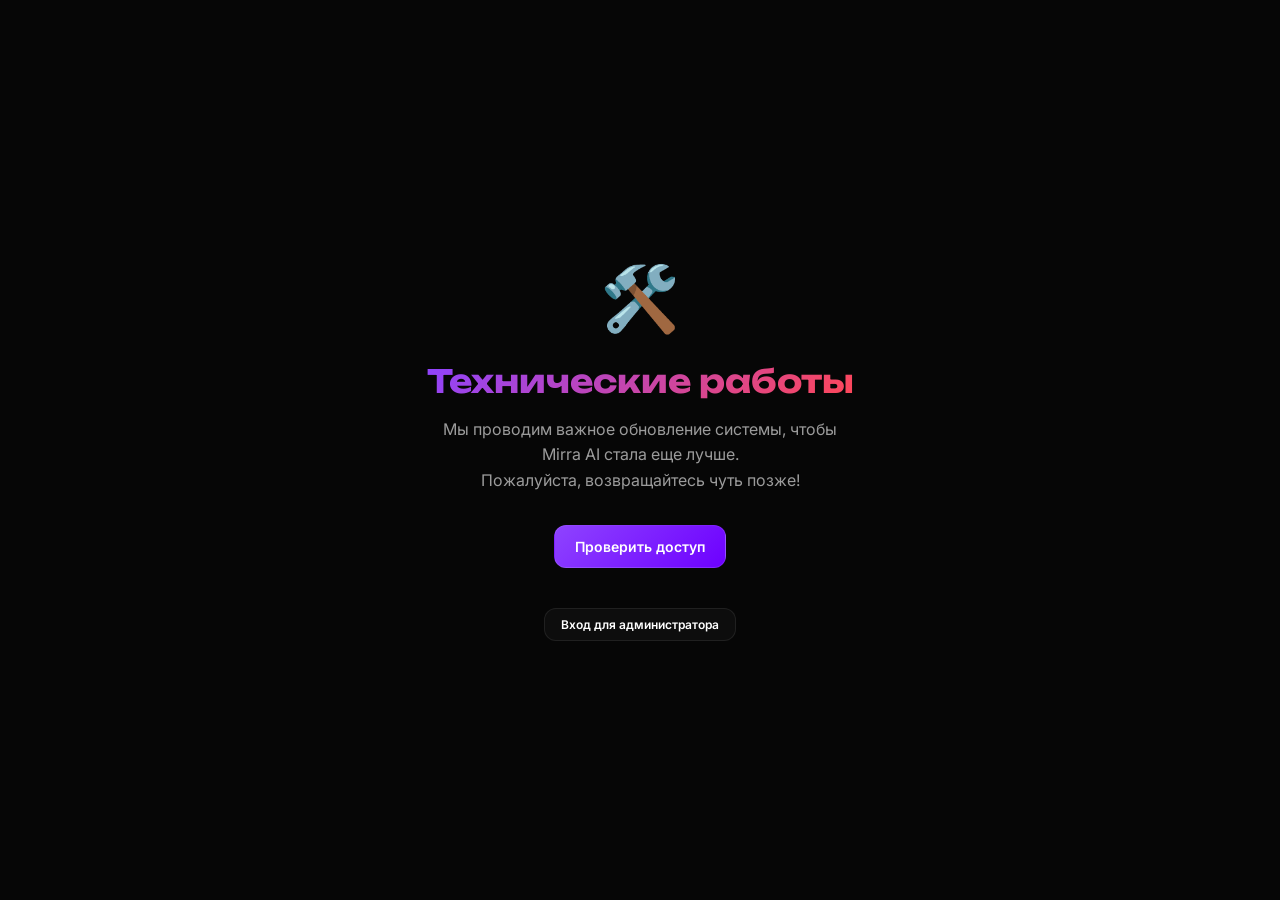
<file: techworks.html>
<!DOCTYPE html>
<html lang="ru">

<head>
    <meta charset="UTF-8">
    <meta name="viewport" content="width=device-width, initial-scale=1.0">
    <title>Mirra AI — Технические работы</title>
    <link rel="stylesheet" href="styles.css">
    <link
        href="https://fonts.googleapis.com/css2?family=Inter:wght@400;500;600;700&family=Unbounded:wght@400;600;700&display=swap"
        rel="stylesheet">
    <style>
        body {
            background: #060606;
            color: #fff;
            font-family: 'Inter', sans-serif;
            display: flex;
            flex-direction: column;
            align-items: center;
            justify-content: center;
            min-height: 100vh;
            text-align: center;
            padding: 20px;
        }

        .icon {
            font-size: 64px;
            margin-bottom: 24px;
            animation: pulse 2s infinite;
        }

        h1 {
            font-family: 'Unbounded', sans-serif;
            font-size: 32px;
            margin-bottom: 16px;
            background: linear-gradient(135deg, #8e43ff, #ff4757);
            -webkit-background-clip: text;
            background-clip: text;
            -webkit-text-fill-color: transparent;
        }

        p {
            color: rgba(255, 255, 255, 0.6);
            max-width: 400px;
            margin-bottom: 32px;
            line-height: 1.6;
        }

        @keyframes pulse {
            0% {
                transform: scale(1);
                opacity: 1;
            }

            50% {
                transform: scale(1.1);
                opacity: 0.8;
            }

            100% {
                transform: scale(1);
                opacity: 1;
            }
        }
    </style>
</head>

<body>
    <div class="icon">🛠️</div>
    <h1>Технические работы</h1>
    <p>Мы проводим важное обновление системы, чтобы Mirra AI стала еще лучше. <br>Пожалуйста, возвращайтесь чуть позже!
    </p>

    <div style="display:flex; gap:16px;">
        <a href="index.html" class="btn primary">Проверить доступ</a>
    </div>

    <div style="margin-top:40px;">
        <a href="index.html?action=admin_bypass" class="btn secondary" style="font-size:12px; padding: 8px 16px;">
            Вход для администратора
        </a>
    </div>

</body>

</html>
</file>
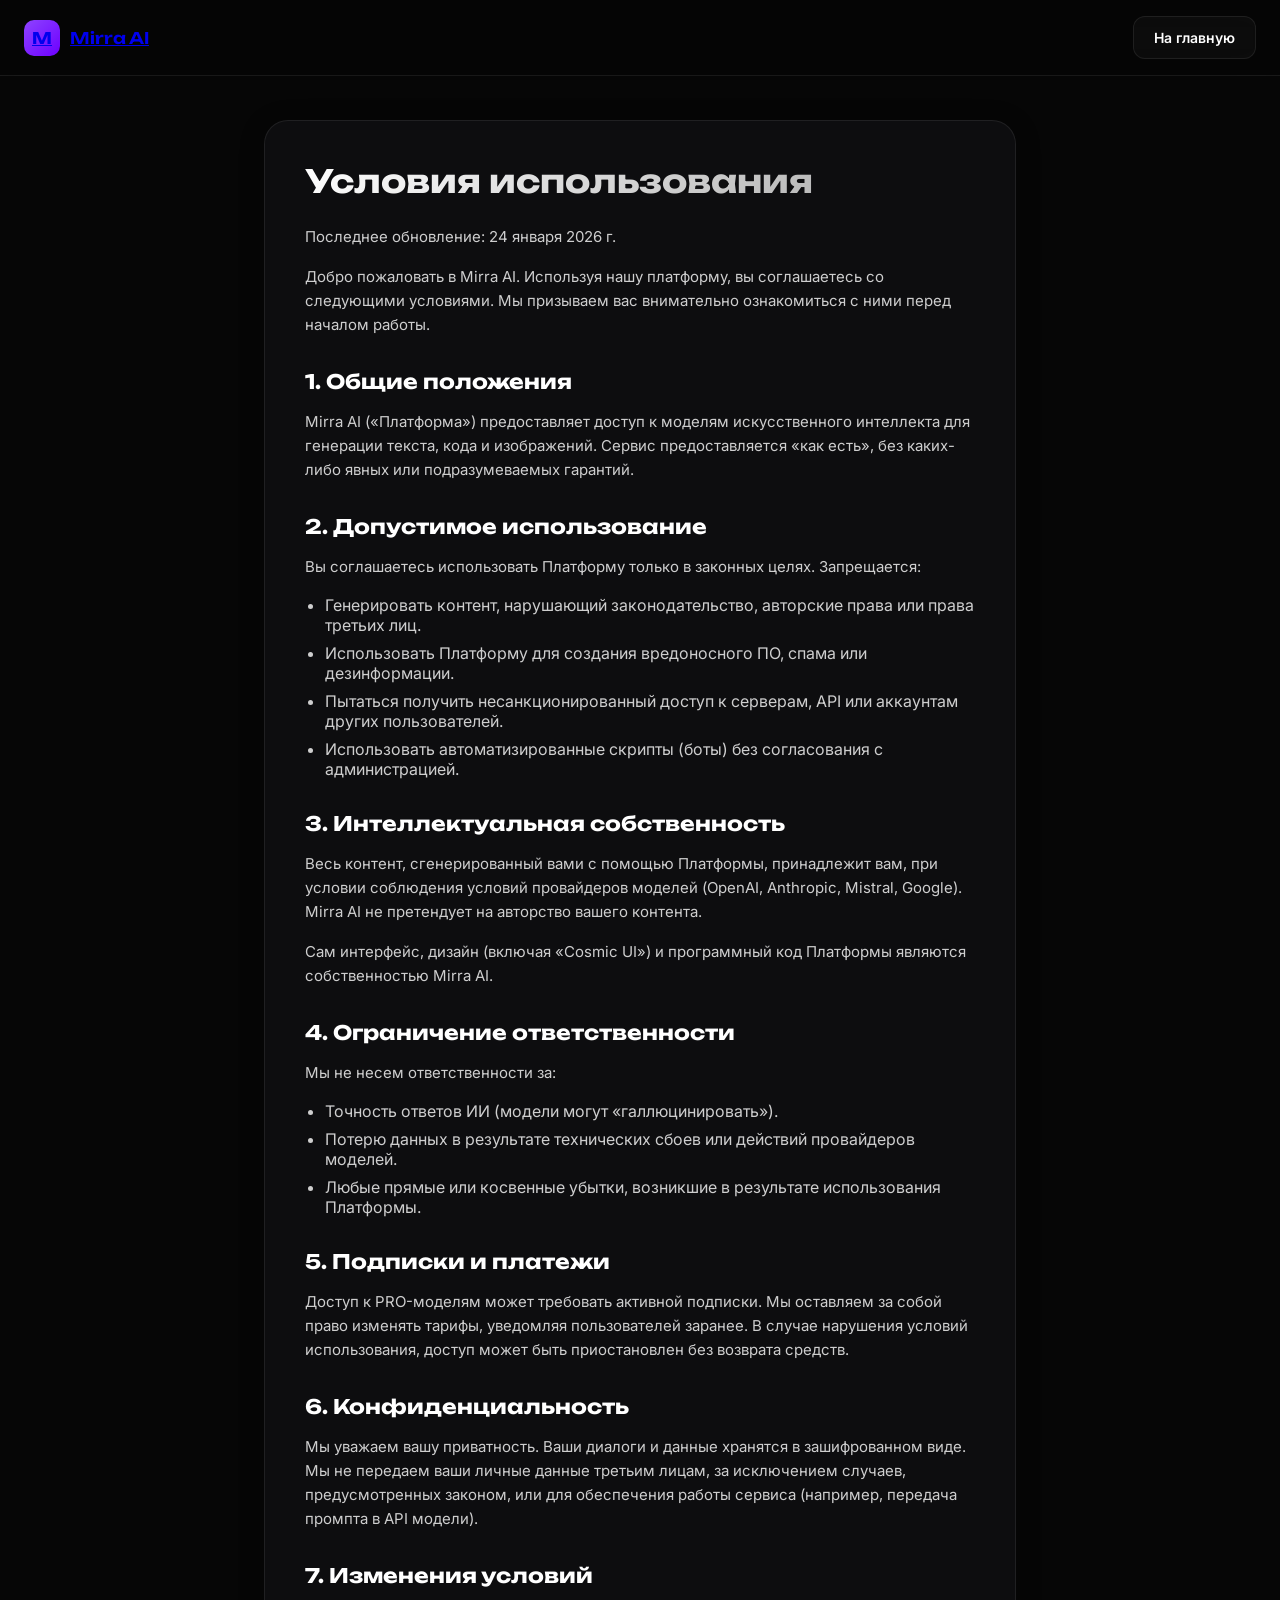
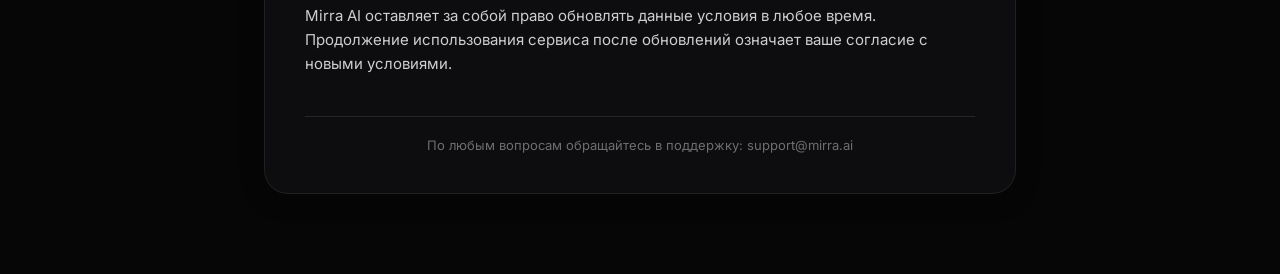
<file: terms.html>
<!DOCTYPE html>
<html lang="ru">

<head>
    <meta charset="UTF-8">
    <meta name="viewport" content="width=device-width, initial-scale=1.0">
    <title>Mirra AI — Условия использования</title>
    <link rel="preconnect" href="https://fonts.googleapis.com">
    <link rel="stylesheet" href="styles.css">
    <link
        href="https://fonts.googleapis.com/css2?family=Inter:wght@400;500;600;700&family=Unbounded:wght@400;600;700&display=swap"
        rel="stylesheet">
    <style>
        /* Specific styles for simplified text page */
        .terms-container {
            max-width: 800px;
            margin: 120px auto 80px;
            /* Offset for fixed nav */
            padding: 0 24px;
            position: relative;
            z-index: 2;
        }

        .terms-card {
            background: rgba(18, 18, 20, 0.7);
            backdrop-filter: blur(20px);
            -webkit-backdrop-filter: blur(20px);
            border: 1px solid rgba(255, 255, 255, 0.08);
            border-radius: 24px;
            padding: 40px;
            box-shadow: 0 4px 24px rgba(0, 0, 0, 0.25);
        }

        h1 {
            font-family: 'Unbounded', sans-serif;
            font-size: 32px;
            margin-bottom: 24px;
            background: linear-gradient(135deg, #fff, #a5a5a5);
            -webkit-background-clip: text;
            background-clip: text;
            -webkit-text-fill-color: transparent;
        }

        h2 {
            font-family: 'Unbounded', sans-serif;
            font-size: 20px;
            margin: 32px 0 16px;
            color: #fff;
        }

        p {
            color: rgba(255, 255, 255, 0.8);
            line-height: 1.6;
            margin-bottom: 16px;
            font-size: 15px;
        }

        ul {
            margin-bottom: 16px;
            padding-left: 20px;
            color: rgba(255, 255, 255, 0.8);
        }

        li {
            margin-bottom: 8px;
        }

        .terms-footer {
            margin-top: 40px;
            padding-top: 20px;
            border-top: 1px solid rgba(255, 255, 255, .1);
            font-size: 13px;
            color: rgba(255, 255, 255, .4);
            text-align: center;
        }

        /* Background override to ensure stars are visible if needed, 
       but body in styles.css already handles it. */
    </style>
</head>

<body>
    <!-- Fixed Nav -->
    <nav class="landing-nav">
        <a href="index.html" class="logo">
            <div class="logo-icon">M</div>
            <span>Mirra AI</span>
        </a>
        <a href="index.html" class="btn secondary">На главную</a>
    </nav>

    <!-- Stars Background (HTML structure if required by CSS, but likely CSS is body-based or ::before) -->
    <!-- Assuming styles.css puts background on body. If it uses elements, we need them here. 
       Let's check styles.css later. For now, standard body is likely enough. -->

    <div class="terms-container">
        <div class="terms-card">
            <h1>Условия использования</h1>
            <p>Последнее обновление: 24 января 2026 г.</p>

            <p>Добро пожаловать в Mirra AI. Используя нашу платформу, вы соглашаетесь со следующими условиями. Мы
                призываем вас внимательно ознакомиться с ними перед началом работы.</p>

            <h2>1. Общие положения</h2>
            <p>Mirra AI («Платформа») предоставляет доступ к моделям искусственного интеллекта для генерации текста,
                кода и изображений. Сервис предоставляется «как есть», без каких-либо явных или подразумеваемых
                гарантий.</p>

            <h2>2. Допустимое использование</h2>
            <p>Вы соглашаетесь использовать Платформу только в законных целях. Запрещается:</p>
            <ul>
                <li>Генерировать контент, нарушающий законодательство, авторские права или права третьих лиц.</li>
                <li>Использовать Платформу для создания вредоносного ПО, спама или дезинформации.</li>
                <li>Пытаться получить несанкционированный доступ к серверам, API или аккаунтам других пользователей.
                </li>
                <li>Использовать автоматизированные скрипты (боты) без согласования с администрацией.</li>
            </ul>

            <h2>3. Интеллектуальная собственность</h2>
            <p>Весь контент, сгенерированный вами с помощью Платформы, принадлежит вам, при условии соблюдения условий
                провайдеров моделей (OpenAI, Anthropic, Mistral, Google). Mirra AI не претендует на авторство вашего
                контента.</p>
            <p>Сам интерфейс, дизайн (включая «Cosmic UI») и программный код Платформы являются собственностью Mirra AI.
            </p>

            <h2>4. Ограничение ответственности</h2>
            <p>Мы не несем ответственности за:</p>
            <ul>
                <li>Точность ответов ИИ (модели могут «галлюцинировать»).</li>
                <li>Потерю данных в результате технических сбоев или действий провайдеров моделей.</li>
                <li>Любые прямые или косвенные убытки, возникшие в результате использования Платформы.</li>
            </ul>

            <h2>5. Подписки и платежи</h2>
            <p>Доступ к PRO-моделям может требовать активной подписки. Мы оставляем за собой право изменять тарифы,
                уведомляя пользователей заранее. В случае нарушения условий использования, доступ может быть
                приостановлен без возврата средств.</p>

            <h2>6. Конфиденциальность</h2>
            <p>Мы уважаем вашу приватность. Ваши диалоги и данные хранятся в зашифрованном виде. Мы не передаем ваши
                личные данные третьим лицам, за исключением случаев, предусмотренных законом, или для обеспечения работы
                сервиса (например, передача промпта в API модели).</p>

            <h2>7. Изменения условий</h2>
            <p>Mirra AI оставляет за собой право обновлять данные условия в любое время. Продолжение использования
                сервиса после обновлений означает ваше согласие с новыми условиями.</p>

            <div class="terms-footer">
                По любым вопросам обращайтесь в поддержку: support@mirra.ai
            </div>
        </div>
    </div>

</body>

</html>
</file>
<file: styles.css>
* {
  box-sizing: border-box;
  margin: 0;
  padding: 0;
}

:root {
  --bg: #060606;
  --surface: rgba(255, 255, 255, 0.03);
  --border: rgba(255, 255, 255, 0.08);
  --text: #ffffff;
  --text-secondary: rgba(255, 255, 255, 0.6);
  --text-muted: rgba(255, 255, 255, 0.4);
  --primary: #8e43ff;
  --primary-dark: #6d00ff;
  --danger: #ff4757;
  --success: #2ed573;
}

body {
  font-family: 'Inter', -apple-system, sans-serif;
  background: var(--bg);
  color: var(--text);
  min-height: 100vh;
  overflow-x: hidden;
}

/* Custom Scrollbar */
::-webkit-scrollbar {
  width: 6px;
  height: 6px;
}

::-webkit-scrollbar-track {
  background: transparent;
}

::-webkit-scrollbar-thumb {
  background: rgba(255, 255, 255, 0.2);
  border-radius: 3px;
}

::-webkit-scrollbar-thumb:hover {
  background: rgba(255, 255, 255, 0.4);
}

.font-unbounded {
  font-family: 'Unbounded', sans-serif;
}

.hidden {
  display: none !important;
}

/* ============ BUTTONS ============ */
.btn {
  display: inline-flex;
  align-items: center;
  justify-content: center;
  gap: 8px;
  padding: 12px 20px;
  border-radius: 12px;
  border: 1px solid transparent;
  font-size: 14px;
  font-weight: 600;
  cursor: pointer;
  transition: all 0.2s;
  text-decoration: none;
  color: var(--text);
}

.btn.primary {
  background: linear-gradient(135deg, var(--primary), var(--primary-dark));
  border-color: rgba(255, 255, 255, 0.1);
}

.btn.primary:hover {
  transform: translateY(-2px);
  box-shadow: 0 8px 25px rgba(142, 67, 255, 0.35);
}

.btn.secondary {
  background: var(--surface);
  border-color: var(--border);
}

.btn.secondary:hover {
  background: rgba(255, 255, 255, 0.08);
}

.btn.danger {
  background: rgba(255, 71, 87, 0.15);
  border-color: rgba(255, 71, 87, 0.3);
  color: #ff6b7a;
}

.btn.danger:hover {
  background: rgba(255, 71, 87, 0.25);
}

.btn.success {
  background: rgba(46, 213, 115, 0.15);
  border-color: rgba(46, 213, 115, 0.35);
  color: #78f5a7;
}

.btn.success:hover {
  background: rgba(46, 213, 115, 0.25);
}

.btn.ghost {
  background: transparent;
  color: var(--text-secondary);
}

.btn.ghost:hover {
  background: var(--surface);
  color: var(--text);
}

.btn.small {
  padding: 8px 14px;
  font-size: 12px;
}

.btn-icon {
  width: 40px;
  height: 40px;
  border-radius: 10px;
  background: transparent;
  border: none;
  color: var(--text);
  cursor: pointer;
  display: flex;
  align-items: center;
  justify-content: center;
  transition: 0.2s;
}

.btn-icon:hover {
  background: var(--surface);
}

/* ============ INPUTS ============ */
.input-group {
  background: rgba(0, 0, 0, 0.3);
  border: 1px solid var(--border);
  border-radius: 12px;
  overflow: hidden;
}

.input-field {
  width: 100%;
  padding: 14px 16px;
  background: transparent;
  border: none;
  outline: none;
  color: var(--text);
  font-size: 14px;
}

.input-field::placeholder {
  color: var(--text-muted);
}

select.input-field {
  cursor: pointer;
}

/* ============ BADGES ============ */
.badge {
  display: inline-block;
  padding: 4px 10px;
  border-radius: 6px;
  font-size: 11px;
  font-weight: 700;
  text-transform: uppercase;
}

.badge.pro {
  background: #fbbf24;
  color: #000;
  font-weight: 700;
}

.badge.free {
  background: rgba(255, 255, 255, 0.1);
  color: var(--text-secondary);
  font-weight: 600;
}

.badge.admin {
  background: var(--primary);
  color: #fff;
  font-weight: 700;
}

.badge.text {
  background: rgba(59, 130, 246, 0.2);
  color: #60a5fa;
}

.badge.image {
  background: rgba(16, 185, 129, 0.2);
  color: #34d399;
}

.badge.unavailable {
  background: rgba(255, 255, 255, 0.08);
  color: rgba(255, 255, 255, 0.55);
  border: 1px solid rgba(255, 255, 255, 0.12);
}

/* Tickets */
.ticket-item.canceled {
  opacity: 0.55;
}

.ticket-item .ticket-meta {
  font-size: 11px;
  color: var(--text-muted);
  margin-top: 2px;
}

.ticket-status-badge {
  font-size: 10px;
  padding: 3px 8px;
  border-radius: 999px;
  border: 1px solid rgba(255, 255, 255, 0.12);
}

.ticket-status-badge.open {
  background: rgba(46, 213, 115, 0.12);
  color: #78f5a7;
  border-color: rgba(46, 213, 115, 0.25);
}

.ticket-status-badge.closed {
  background: rgba(255, 255, 255, 0.06);
  color: rgba(255, 255, 255, 0.65);
}

.ticket-status-badge.canceled {
  background: rgba(255, 71, 87, 0.12);
  color: #ff6b7a;
  border-color: rgba(255, 71, 87, 0.25);
}

.ticket-unread-dot {
  width: 8px;
  height: 8px;
  border-radius: 999px;
  background: #fbbf24;
  box-shadow: 0 0 0 3px rgba(251, 191, 36, 0.15);
}

/* ============ TOAST ============ */
.toast {
  position: fixed;
  bottom: -100px;
  left: 50%;
  transform: translateX(-50%);
  background: rgba(20, 20, 25, 0.95);
  border: 1px solid var(--border);
  padding: 14px 24px;
  border-radius: 14px;
  font-size: 14px;
  z-index: 9999;
  transition: bottom 0.4s cubic-bezier(0.175, 0.885, 0.32, 1.275);
  backdrop-filter: blur(10px);
}

.toast.show {
  bottom: 30px;
}

.toast.error {
  border-color: rgba(255, 71, 87, 0.4);
}

.toast.success {
  border-color: rgba(46, 213, 115, 0.4);
}

/* ============ MODAL ============ */
.modal-overlay {
  position: fixed;
  inset: 0;
  background: rgba(0, 0, 0, 0.8);
  backdrop-filter: blur(8px);
  display: flex;
  align-items: center;
  justify-content: center;
  z-index: 1000;
  opacity: 0;
  visibility: hidden;
  transition: 0.3s;
  padding: 20px;
}

.modal-overlay.active {
  opacity: 1;
  visibility: visible;
}

.modal {
  background: #0c0c0e;
  border: 1px solid var(--border);
  border-radius: 24px;
  padding: 28px;
  width: 100%;
  max-width: 440px;
  transform: translateY(20px) scale(0.95);
  transition: 0.3s;
}

/* reCAPTCHA spacing */
.g-recaptcha {
  min-height: 78px;
  display: flex;
  align-items: center;
  justify-content: center;
}

/* If Google injects an iframe, make it scale nicely on mobile */
@media (max-width: 420px) {
  .g-recaptcha {
    transform: scale(0.92);
    transform-origin: center;
  }
}

.modal-overlay.active .modal {
  transform: translateY(0) scale(1);
}

.modal-header {
  display: flex;
  justify-content: space-between;
  align-items: center;
  margin-bottom: 24px;
}

.modal-title {
  font-family: 'Unbounded', sans-serif;
  font-size: 20px;
  font-weight: 600;
}

/* ============ LANDING PAGE ============ */
.landing-nav {
  position: fixed;
  top: 0;
  left: 0;
  right: 0;
  z-index: 100;
  padding: 16px 24px;
  display: flex;
  justify-content: space-between;
  align-items: center;
  background: rgba(6, 6, 6, 0.8);
  backdrop-filter: blur(20px);
  border-bottom: 1px solid var(--border);
}

.logo {
  display: flex;
  align-items: center;
  gap: 10px;
  font-family: 'Unbounded', sans-serif;
  font-weight: 600;
  font-size: 16px;
}

.logo-icon {
  width: 36px;
  height: 36px;
  border-radius: 10px;
  background: linear-gradient(135deg, var(--primary), var(--primary-dark));
  display: flex;
  align-items: center;
  justify-content: center;
  font-weight: 700;
}

.landing-hero {
  position: relative;
  min-height: 100vh;
  display: flex;
  flex-direction: column;
  align-items: center;
  justify-content: center;
  text-align: center;
  padding: 140px 24px 96px;
}

/* Global Cosmic Backgrounds */
.star-background,
.nebula-background {
  position: fixed;
  inset: 0;
  pointer-events: none;
  z-index: -1;
}

.star-background {
  opacity: 0.5;
  background-image:
    radial-gradient(1px 1px at 5% 15%, #fff 100%, transparent),
    radial-gradient(1px 1px at 12% 45%, #fff 100%, transparent),
    radial-gradient(1.5px 1.5px at 18% 72%, #fff 100%, transparent),
    radial-gradient(1px 1px at 25% 10%, #fff 100%, transparent),
    radial-gradient(2px 2px at 32% 55%, #fff 100%, transparent),
    radial-gradient(1px 1px at 38% 85%, #fff 100%, transparent),
    radial-gradient(1px 1px at 45% 25%, #fff 100%, transparent),
    radial-gradient(1.5px 1.5px at 52% 65%, #fff 100%, transparent),
    radial-gradient(1px 1px at 58% 5%, #fff 100%, transparent),
    radial-gradient(2px 2px at 65% 42%, #fff 100%, transparent),
    radial-gradient(1px 1px at 72% 78%, #fff 100%, transparent),
    radial-gradient(1px 1px at 78% 18%, #fff 100%, transparent),
    radial-gradient(1.5px 1.5px at 85% 62%, #fff 100%, transparent),
    radial-gradient(1px 1px at 92% 35%, #fff 100%, transparent),
    radial-gradient(1px 1px at 97% 88%, #fff 100%, transparent),
    /* Set 2 - varied density */
    radial-gradient(1px 1px at 8% 82%, #fff 100%, transparent),
    radial-gradient(2px 2px at 15% 22%, #fff 100%, transparent),
    radial-gradient(1px 1px at 22% 58%, #fff 100%, transparent),
    radial-gradient(1px 1px at 28% 95%, #fff 100%, transparent),
    radial-gradient(1.5px 1.5px at 35% 12%, #fff 100%, transparent),
    radial-gradient(1px 1px at 42% 48%, #fff 100%, transparent),
    radial-gradient(1px 1px at 48% 75%, #fff 100%, transparent),
    radial-gradient(2px 2px at 55% 32%, #fff 100%, transparent),
    radial-gradient(1px 1px at 62% 92%, #fff 100%, transparent),
    radial-gradient(1px 1px at 68% 15%, #fff 100%, transparent),
    radial-gradient(1.5px 1.5px at 75% 52%, #fff 100%, transparent),
    radial-gradient(1px 1px at 82% 8%, #fff 100%, transparent),
    radial-gradient(1px 1px at 88% 38%, #fff 100%, transparent) !important;
  background-size: 700px 700px;
  animation: starsMove 150s linear infinite;
}

.nebula-background {
  background:
    radial-gradient(circle at 50% -20%, rgba(120, 50, 255, 0.4), transparent 60%),
    radial-gradient(circle at 120% 50%, rgba(50, 100, 255, 0.2), transparent 50%),
    radial-gradient(circle at -20% 80%, rgba(255, 50, 150, 0.15), transparent 50%);
  filter: blur(80px);
  animation: nebulaPulse 15s ease-in-out infinite alternate;
  z-index: -2;
}

@keyframes starsMove {
  from {
    transform: translateY(0);
  }

  to {
    transform: translateY(-550px);
  }
}

@keyframes nebulaPulse {
  0% {
    opacity: 0.7;
    transform: scale(1);
  }

  100% {
    opacity: 1;
    transform: scale(1.1);
  }
}

/* ограничиваем ширину контента, чтобы текст не "растекался" */
.landing-hero>* {
  max-width: 960px;
}

.hero-title {
  font-family: 'Unbounded', sans-serif;
  font-size: clamp(32px, 7vw, 64px);
  line-height: 1.1;
  margin-bottom: 24px;
}

.hero-title .gradient {
  background: linear-gradient(135deg, #c6a6ff, #8e43ff);
  -webkit-background-clip: text;
  -webkit-text-fill-color: transparent;
  background-clip: text;
}

.hero-subtitle {
  max-width: 560px;
  color: var(--text-secondary);
  font-size: 18px;
  line-height: 1.6;
  margin-bottom: 40px;
}

/* Refresh Overlay */
.refresh-overlay {
  position: fixed;
  inset: 0;
  background: #000;
  z-index: 99999;
  display: flex;
  flex-direction: column;
  align-items: center;
  justify-content: center;
  opacity: 0;
  visibility: hidden;
  transition: opacity 0.5s ease;
}

.refresh-overlay.active {
  opacity: 1;
  visibility: visible;
}

.refresh-spinner {
  width: 40px;
  height: 40px;
  border: 3px solid rgba(255, 255, 255, 0.1);
  border-top-color: var(--primary);
  border-radius: 50%;
  animation: spin 1s linear infinite;
  margin-bottom: 20px;
}

.refresh-text {
  font-family: 'Unbounded', sans-serif;
  font-size: 18px;
  color: #fff;
}

@keyframes spin {
  to {
    transform: rotate(360deg);
  }
}

/* Image Generation UI */
.image-gen-placeholder {
  display: flex;
  flex-direction: column;
  align-items: center;
  justify-content: center;
  padding: 20px;
  background: rgba(255, 255, 255, 0.03);
  border-radius: 12px;
  border: 1px dashed rgba(255, 255, 255, 0.2);
  color: rgba(255, 255, 255, 0.7);
  gap: 12px;
}

.image-gen-icon {
  width: 32px;
  height: 32px;
  animation: pulse 1.5s infinite;
}

@keyframes pulse {
  0% {
    transform: scale(1);
    opacity: 0.7;
  }

  50% {
    transform: scale(1.1);
    opacity: 1;
  }

  100% {
    transform: scale(1);
    opacity: 0.7;
  }
}

/* Edit Image Button */
.edit-image-btn {
  position: absolute;
  top: 8px;
  right: 8px;
  background: rgba(0, 0, 0, 0.6);
  border-radius: 8px;
  padding: 6px;
  cursor: pointer;
  opacity: 0;
  transition: 0.2s;
}

.message-image-container:hover .edit-image-btn {
  opacity: 1;
}

.edit-image-btn.active-blue {
  background: var(--primary);
  opacity: 1;
}

/* Highlight Animation */
@keyframes highlightYellow {
  0% {
    background: rgba(255, 235, 59, 0.3);
  }

  100% {
    background: transparent;
  }
}

.highlight-yellow {
  animation: highlightYellow 2s ease-out forwards;
}

.hero-buttons {
  display: flex;
  gap: 12px;
  flex-wrap: wrap;
  justify-content: center;
}

.models-section {
  padding: 0 24px 100px;
}

.models-grid {
  display: grid;
  grid-template-columns: repeat(auto-fit, minmax(280px, 1fr));
  gap: 20px;
  max-width: 1100px;
  margin: 0 auto;
}

.model-card {
  background: var(--surface);
  border: 1px solid var(--border);
  border-radius: 20px;
  padding: 24px;
  transition: 0.3s;
}

.model-card:hover {
  transform: translateY(-4px);
  border-color: rgba(142, 67, 255, 0.3);
  background: rgba(255, 255, 255, 0.05);
}

.model-card-header {
  display: flex;
  align-items: center;
  gap: 14px;
  margin-bottom: 12px;
}

.model-card-icon {
  width: 36px;
  height: 36px;
  flex-shrink: 0;
}

.model-card-icon svg,
.model-card-icon img {
  width: 100%;
  height: 100%;
  display: block;
  object-fit: contain;
}

/* xAI Icon Style */
.model-card-icon.xai-icon {
  display: flex;
  align-items: center;
  justify-content: center;
  font-weight: 700;
  font-size: 12px;
  color: #fff;
  background: linear-gradient(135deg, #1a1a2e, #16213e);
  border-radius: 8px;
  border: 1px solid rgba(255, 255, 255, 0.1);
}

/* Grok logo white filter */
img[alt="Grok"],
img[alt="grok--v1"] {
  filter: brightness(0) invert(1);
}

.chat-item-icon svg,
.chat-item-icon img,
.model-selector-icon svg,
.model-selector-icon img,
.model-option-icon svg,
.model-option-icon img,
.god-chat-icon svg,
.god-chat-icon img {
  width: 100%;
  height: 100%;
  display: block;
  object-fit: contain;
}

/* make model/user icons look neat inside message avatar */
.message-avatar>svg,
.message-avatar>img {
  width: 24px !important;
  height: 24px !important;
  display: block;
  object-fit: contain;
}

.model-card-name {
  font-family: 'Unbounded', sans-serif;
  font-size: 15px;
  font-weight: 600;
}

.model-card-provider {
  font-size: 12px;
  color: var(--text-muted);
}

.model-card-desc {
  font-size: 13px;
  color: var(--text-secondary);
  margin-bottom: 14px;
}

/* Generic section headings on landing */
.section-title {
  font-size: 26px;
  line-height: 1.2;
  text-align: center;
  margin-bottom: 8px;
}

.section-subtitle {
  max-width: 720px;
  margin: 0 auto 32px;
  text-align: center;
  font-size: 14px;
  color: var(--text-secondary);
}

/* Features section */
.features-section {
  padding: 40px 24px 80px;
  border-top: 1px solid var(--border);
}

.features-grid {
  max-width: 1100px;
  margin: 0 auto;
  display: grid;
  grid-template-columns: repeat(auto-fit, minmax(260px, 1fr));
  gap: 20px;
}

.feature-card {
  background: rgba(255, 255, 255, 0.05);
  border-radius: 20px;
  border: 1px solid rgba(255, 255, 255, 0.08);
  padding: 30px 24px;
  box-shadow: 0 10px 30px rgba(0, 0, 0, 0.4);
  transition: transform 0.25s ease, box-shadow 0.25s ease, border-color 0.25s ease, background 0.25s ease;
  backdrop-filter: blur(4px);
}

.feature-card:hover {
  transform: translateY(-5px);
  border-color: rgba(255, 255, 255, 0.2);
  background: rgba(255, 255, 255, 0.08);
  box-shadow: 0 20px 50px rgba(0, 0, 0, 0.6);
}

.feature-card h3 {
  font-family: 'Unbounded', sans-serif;
  font-size: 17px;
  margin-bottom: 10px;
}

.feature-card p {
  font-size: 14px;
  color: var(--text-secondary);
  line-height: 1.6;
}

/* How it works section - modern cards */
.how-section {
  padding: 80px 24px;
  background: rgba(255, 255, 255, 0.01);
}

.how-container {
  max-width: 1100px;
  margin: 0 auto;
}


.how-header {
  text-align: center;
  margin-bottom: 60px;
}

/* Typewriter Cursor */
.typewriter-cursor {
  display: inline-block;
  width: 8px;
  height: 16px;
  background: var(--primary);
  margin-left: 2px;
  vertical-align: middle;
  animation: blink 1s step-end infinite;
}

@keyframes blink {

  0%,
  100% {
    opacity: 1;
  }

  50% {
    opacity: 0;
  }
}



.how-steps-grid {
  display: grid;
  grid-template-columns: repeat(auto-fit, minmax(240px, 1fr));
  gap: 24px;
}

.how-step-card {
  background: var(--surface);
  border: 1px solid var(--border);
  border-radius: 24px;
  padding: 32px;
  position: relative;
  transition: 0.3s;
}

.how-step-card:hover {
  border-color: var(--primary);
  background: rgba(142, 67, 255, 0.03);
  transform: scale(1.02);
}

.how-step-number {
  width: 40px;
  height: 40px;
  background: var(--primary);
  border-radius: 10px;
  display: flex;
  align-items: center;
  justify-content: center;
  font-weight: 800;
  font-family: 'Unbounded', sans-serif;
  font-size: 18px;
  margin-bottom: 20px;
  box-shadow: 0 4px 15px rgba(142, 67, 255, 0.4);
}

.how-step-card h3 {
  font-family: 'Unbounded', sans-serif;
  font-size: 18px;
  margin-bottom: 12px;
}

.how-step-card p {
  font-size: 14px;
  color: var(--text-secondary);
  line-height: 1.6;
}

.how-footer-card {
  margin-top: 40px;
  background: linear-gradient(135deg, rgba(142, 67, 255, 0.1), rgba(0, 0, 0, 0));
  border: 1px solid rgba(142, 67, 255, 0.2);
  border-radius: 24px;
  padding: 40px;
  text-align: center;
}

.how-footer-card h3 {
  font-family: 'Unbounded', sans-serif;
  font-size: 22px;
  margin-bottom: 16px;
}

.how-footer-card p {
  max-width: 600px;
  margin: 0 auto;
  color: var(--text-secondary);
}

/* FAQ section */
.faq-section {
  padding: 20px 24px 80px;
}

.faq-grid {
  max-width: 1100px;
  margin: 0 auto;
  display: grid;
  grid-template-columns: repeat(auto-fit, minmax(260px, 1fr));
  gap: 18px;
}

.faq-item {
  background: var(--surface);
  border-radius: 18px;
  border: 1px solid var(--border);
  padding: 18px 20px;
}

.faq-item h3 {
  font-size: 15px;
  font-weight: 600;
  margin-bottom: 8px;
}

.faq-item p {
  font-size: 13px;
  color: var(--text-secondary);
  line-height: 1.6;
}

.landing-footer {
  text-align: center;
  padding: 50px 24px;
  border-top: 1px solid var(--border);
  color: var(--text-muted);
  font-size: 13px;
}

/* ============ CHAT LAYOUT ============ */
.chat-layout {
  display: flex;
  height: 100vh;
  overflow: hidden;
}

.sidebar {
  width: 300px;
  background: rgba(10, 10, 12, 0.95);
  border-right: 1px solid var(--border);
  display: flex;
  flex-direction: column;
  flex-shrink: 0;
}

@media (max-width: 900px) {
  .sidebar {
    position: fixed;
    left: 0;
    top: 0;
    bottom: 0;
    z-index: 200;
    transform: translateX(-100%);
    transition: transform 0.3s;
  }

  .sidebar.open {
    transform: translateX(0);
  }

  .sidebar-overlay {
    display: none;
    position: fixed;
    inset: 0;
    background: rgba(0, 0, 0, 0.6);
    z-index: 199;
  }

  .sidebar.open+.sidebar-overlay {
    display: block;
  }
}

.sidebar-header {
  padding: 20px;
  border-bottom: 1px solid var(--border);
  display: flex;
  justify-content: space-between;
  align-items: center;
}

.sidebar-logo {
  font-family: 'Unbounded', sans-serif;
  font-weight: 700;
  font-size: 16px;
}

.sidebar-controls {
  padding: 16px;
  display: flex;
  flex-direction: column;
  gap: 12px;
  position: relative;
}

/* ============ SORT DROPDOWN ============ */
.sort-selector {
  display: flex;
  align-items: center;
  justify-content: space-between;
  padding: 12px 16px;
  background: rgba(0, 0, 0, 0.3);
  border: 1px solid var(--border);
  border-radius: 12px;
  cursor: pointer;
  transition: 0.2s;
  font-size: 14px;
  color: var(--text-secondary);
}

.sort-selector:hover {
  border-color: rgba(255, 255, 255, 0.15);
  background: rgba(255, 255, 255, 0.05);
}

.sort-arrow {
  width: 0;
  height: 0;
  border-left: 4px solid transparent;
  border-right: 4px solid transparent;
  border-top: 4px solid var(--text-muted);
  transition: 0.2s;
}

.sort-selector:hover .sort-arrow {
  border-top-color: var(--text);
}

.sort-dropdown {
  position: absolute;
  top: 145px;
  left: 16px;
  right: 16px;
  background: rgba(12, 12, 14, 0.98);
  backdrop-filter: blur(20px);
  border: 1px solid var(--border);
  border-radius: 12px;
  padding: 6px;
  z-index: 100;
  display: none;
  box-shadow: 0 10px 30px rgba(0, 0, 0, 0.5);
}

.sort-dropdown.active {
  display: block;
  animation: dropIn 0.2s ease-out;
}

.sort-option {
  display: flex;
  align-items: center;
  justify-content: space-between;
  width: 100%;
  padding: 12px 14px;
  background: transparent;
  border: 1px solid transparent;
  border-radius: 10px;
  color: var(--text);
  cursor: pointer;
  font-size: 14px;
  text-align: left;
  transition: 0.2s;
}

.sort-option:hover {
  background: rgba(142, 67, 255, 0.1);
  border-color: rgba(142, 67, 255, 0.2);
}

.sort-option.active {
  background: rgba(142, 67, 255, 0.15);
  border-color: rgba(142, 67, 255, 0.3);
}

.sort-check {
  width: 16px;
  height: 16px;
  color: var(--primary);
  opacity: 0;
  transition: 0.2s;
}

.sort-option.active .sort-check {
  opacity: 1;
}

.chat-list {
  flex: 1;
  overflow-y: auto;
  padding: 8px;
}

.chat-item {
  display: flex;
  align-items: center;
  gap: 12px;
  padding: 12px;
  border-radius: 12px;
  cursor: pointer;
  transition: 0.2s;
  margin-bottom: 4px;
}

.chat-item:hover {
  background: var(--surface);
}

.chat-item.active {
  background: rgba(142, 67, 255, 0.12);
  border: 1px solid rgba(142, 67, 255, 0.2);
}

.chat-item-icon {
  width: 28px;
  height: 28px;
  flex-shrink: 0;
}

.chat-item-info {
  flex: 1;
  min-width: 0;
}

.chat-item-name {
  font-size: 13px;
  font-weight: 500;
  white-space: nowrap;
  overflow: hidden;
  text-overflow: ellipsis;
}

.chat-item-model {
  font-size: 11px;
  color: var(--text-muted);
}

.chat-item-actions {
  display: flex;
  gap: 4px;
  opacity: 0;
  transition: 0.2s;
}

.chat-item:hover .chat-item-actions {
  opacity: 1;
}

.chat-item-btn {
  background: transparent;
  border: none;
  color: var(--text-muted);
  cursor: pointer;
  padding: 4px;
  border-radius: 4px;
  transition: 0.2s;
  display: flex;
  align-items: center;
  justify-content: center;
}

.chat-item-btn:hover {
  background: rgba(255, 255, 255, 0.1);
  color: var(--text);
}

.chat-item-delete {
  opacity: 0;
  background: transparent;
  border: none;
  color: var(--text-muted);
  cursor: pointer;
  padding: 6px;
  border-radius: 6px;
  transition: 0.2s;
}

.chat-item:hover .chat-item-delete {
  opacity: 1;
}

.chat-item-delete:hover {
  background: rgba(255, 71, 87, 0.2);
  color: var(--danger);
}

.folder-item {
  margin-bottom: 8px;
  border-radius: 12px;
  background: rgba(142, 67, 255, 0.05);
  border: 1px solid rgba(142, 67, 255, 0.1);
  overflow: hidden;
  transition: 0.2s;
}

/* God Mode Switch */
.god-mode-switch {
  display: flex;
  gap: 4px;
  background: rgba(255, 255, 255, 0.05);
  padding: 3px;
  border-radius: 8px;
}

.mode-btn {
  flex: 1;
  background: transparent;
  border: none;
  color: rgba(255, 255, 255, 0.5);
  padding: 6px 12px;
  border-radius: 6px;
  cursor: pointer;
  font-size: 12px;
  transition: 0.2s;
  font-weight: 500;
}

.mode-btn:hover {
  color: white;
  background: rgba(255, 255, 255, 0.05);
}

.mode-btn.active {
  background: #8e43ff;
  color: white;
  box-shadow: 0 2px 8px rgba(142, 67, 255, 0.3);
}


.folder-item.drag-over {
  border-color: var(--primary);
  background: rgba(142, 67, 255, 0.15);
}

.folder-header {
  display: flex;
  align-items: center;
  gap: 10px;
  padding: 12px;
  cursor: pointer;
  transition: 0.2s;
}

.folder-header:hover {
  background: rgba(255, 255, 255, 0.03);
}

.folder-icon {
  color: var(--primary);
  display: flex;
  align-items: center;
}

.folder-name {
  flex: 1;
  font-size: 13px;
  font-weight: 600;
  color: var(--text-secondary);
}

.folder-count {
  font-size: 11px;
  color: var(--text-muted);
  background: rgba(255, 255, 255, 0.1);
  padding: 2px 8px;
  border-radius: 10px;
}

.folder-edit {
  opacity: 0;
  background: transparent;
  border: none;
  color: var(--text-muted);
  cursor: pointer;
  padding: 4px;
  border-radius: 4px;
  transition: 0.2s;
}

.folder-header:hover .folder-edit {
  opacity: 1;
}

.folder-edit:hover {
  background: rgba(255, 255, 255, 0.1);
  color: var(--text);
}

.folder-chats {
  max-height: 0;
  overflow: hidden;
  padding: 0 8px;
  transition: max-height 0.3s ease, padding 0.3s ease;
}

.folder-item.open .folder-chats {
  max-height: 1000px;
  padding: 0 8px 8px;
}

.folder-item.open .folder-header {
  border-bottom: 1px solid rgba(255, 255, 255, 0.05);
}

.chat-item.in-folder {
  margin-left: 8px;
  padding: 10px;
  border-radius: 10px;
}

/* Drag & Drop */
.chat-item {
  cursor: grab;
}

.chat-item:active {
  cursor: grabbing;
}

.chat-item.dragging {
  opacity: 0.5;
  transform: scale(0.98);
  cursor: grabbing;
}

.chat-item.drag-over {
  border-color: var(--primary);
  background: rgba(142, 67, 255, 0.15);
  box-shadow: 0 0 20px rgba(142, 67, 255, 0.3);
}

.chat-item.drag-over::after {
  content: '+ Создать папку';
  position: absolute;
  top: 50%;
  left: 50%;
  transform: translate(-50%, -50%);
  background: var(--primary);
  color: #fff;
  padding: 4px 12px;
  border-radius: 8px;
  font-size: 11px;
  font-weight: 600;
  white-space: nowrap;
}

.folder-item.drag-over::after {
  content: '+ Добавить в папку';
  position: absolute;
  top: 50%;
  left: 50%;
  transform: translate(-50%, -50%);
  background: var(--primary);
  color: #fff;
  padding: 4px 12px;
  border-radius: 8px;
  font-size: 11px;
  font-weight: 600;
  white-space: nowrap;
  z-index: 10;
}

.chat-item,
.folder-item {
  position: relative;
}

.profile-section {
  padding: 16px;
  border-top: 1px solid var(--border);
  margin-top: auto;
  /* push to bottom */
  position: sticky;
  bottom: 0;
  background: rgba(10, 10, 12, 0.95);
  backdrop-filter: blur(12px);
}

.profile-btn {
  display: flex;
  align-items: center;
  gap: 12px;
  padding: 12px;
  border-radius: 12px;
  cursor: pointer;
  transition: 0.2s;
  width: 100%;
}

.profile-btn:hover {
  background: var(--surface);
}

.profile-avatar {
  width: 38px;
  height: 38px;
  border-radius: 10px;
  background: linear-gradient(135deg, var(--primary), var(--primary-dark));
  display: flex;
  align-items: center;
  justify-content: center;
  font-weight: 700;
  font-size: 14px;
}

.profile-info {
  flex: 1;
  min-width: 0;
}

.profile-name {
  font-size: 13px;
  font-weight: 600;
  white-space: nowrap;
  overflow: hidden;
  text-overflow: ellipsis;
}

.profile-plan {
  font-size: 11px;
  color: var(--text-muted);
}

/* ============ CHAT MAIN ============ */
.chat-main {
  flex: 1;
  display: flex;
  flex-direction: column;
  min-width: 0;
  background: var(--bg);
}

.chat-header {
  height: 70px;
  padding: 0 20px;
  border-bottom: 1px solid var(--border);
  display: flex;
  align-items: center;
  justify-content: space-between;
  flex-shrink: 0;
  position: relative;
}

.chat-header-left {
  display: flex;
  align-items: center;
  gap: 12px;
}

.mobile-menu-btn {
  display: none;
}

@media (max-width: 900px) {
  .mobile-menu-btn {
    display: flex;
  }
}

.model-selector {
  display: flex;
  align-items: center;
  gap: 8px;
  padding: 8px 12px;
  background: var(--surface);
  border: 1px solid var(--border);
  border-radius: 10px;
  cursor: pointer;
  transition: 0.2s;
}

.model-selector:hover {
  border-color: rgba(255, 255, 255, 0.15);
  background: rgba(255, 255, 255, 0.05);
}

.model-selector-icon {
  width: 20px;
  height: 20px;
  flex-shrink: 0;
}

.model-selector-badge {
  font-size: 9px;
  padding: 2px 5px;
  border-radius: 4px;
  font-weight: 700;
  text-transform: uppercase;
}

.model-selector-badge.pro {
  background: #fbbf24;
  color: #000;
}

.model-selector-badge.free {
  background: rgba(255, 255, 255, 0.1);
  color: var(--text-secondary);
}

.model-selector-name {
  font-size: 12px;
  font-weight: 600;
}

.model-selector-arrow {
  width: 0;
  height: 0;
  border-left: 4px solid transparent;
  border-right: 4px solid transparent;
  border-top: 4px solid var(--text-secondary);
  margin-left: 4px;
  transition: 0.2s;
}

.model-selector:hover .model-selector-arrow {
  border-top-color: var(--text);
}

.model-dropdown {
  /* Positioned dynamically under the trigger via JS */
  position: fixed;
  left: 10px;
  top: 70px;
  width: min(204px, calc(100vw - 20px));
  max-height: calc(100vh - 90px);
  overflow: hidden;

  background: rgba(12, 12, 14, 0.98);
  backdrop-filter: blur(20px);
  border: 1px solid var(--border);
  border-radius: 14px;
  padding: 8px;
  z-index: 1000;
  display: none;
  box-shadow: 0 20px 50px rgba(0, 0, 0, 0.6);
}

.model-dropdown.active {
  display: block;
  animation: dropIn 0.18s ease-out;
}

/* Models dropdown as SINGLE COLUMN with fixed "viewport" of 6 items */
.model-dropdown-grid {
  display: flex;
  flex-direction: column;
  gap: 6px;
  /* ~6 compact items visible */
  max-height: calc((44px * 6) + (6px * 5));
  overflow-y: auto;
  overscroll-behavior: contain;
  padding-right: 2px;
}

/* Make it fit better by height: fewer visible items when viewport is short */
@media (max-height: 760px) {
  .model-dropdown-grid {
    max-height: calc((92px * 5) + (10px * 4));
  }
}

@media (max-height: 620px) {
  .model-dropdown-grid {
    max-height: calc((92px * 4) + (10px * 3));
  }
}

/* On small screens, dropdown spans screen, list still scrolls */
@media (max-width: 900px) {
  .model-dropdown {
    left: 50%;
    right: auto;
    translate: -50% 0;
    width: min(204px, calc(100vw - 20px));
  }
}

@keyframes dropIn {
  from {
    opacity: 0;
    transform: translateY(-8px) scale(0.96);
  }

  to {
    opacity: 1;
    transform: translateY(0) scale(1);
  }
}

.model-dropdown-divider {
  height: 1px;
  background: var(--border);
  margin: 6px 8px;
}

/* scrollbar styling (won't affect if OS hides it) */
.model-dropdown {
  scrollbar-width: thin;
  scrollbar-color: rgba(255, 255, 255, 0.18) transparent;
}

.model-dropdown::-webkit-scrollbar {
  height: 10px;
  width: 10px;
}

.model-dropdown::-webkit-scrollbar-thumb {
  background: rgba(255, 255, 255, 0.12);
  border: 2px solid transparent;
  background-clip: padding-box;
  border-radius: 10px;
}

.model-dropdown::-webkit-scrollbar-thumb:hover {
  background: rgba(255, 255, 255, 0.18);
}

.model-dropdown::-webkit-scrollbar-corner {
  background: transparent;
}

@media (max-width: 900px) {
  .model-dropdown {
    left: 10px;
    right: 10px;
    width: auto;
    max-width: none;
  }

  .model-selector-name {
    max-width: 120px;
    overflow: hidden;
    text-overflow: ellipsis;
    white-space: nowrap;
  }
}

.model-option {
  display: flex;
  flex-direction: column;
  align-items: flex-start;
  gap: 6px;
  width: 100%;
  min-width: 0;
  padding: 8px;
  background: rgba(255, 255, 255, 0.02);
  border: 1px solid var(--border);
  border-radius: 12px;
  color: var(--text);
  cursor: pointer;
  font-size: 12px;
  text-align: left;
  transition: 0.18s;
  min-height: 44px;
}

.model-option:hover {
  background: rgba(142, 67, 255, 0.08);
  border-color: rgba(142, 67, 255, 0.25);
}

.model-option.active {
  background: rgba(142, 67, 255, 0.14);
  border-color: rgba(142, 67, 255, 0.35);
}

.model-option.disabled {
  opacity: 0.55;
  pointer-events: none;
  filter: grayscale(1);
  cursor: not-allowed;
}

.model-option.disabled:hover {
  transform: none;
  background: rgba(255, 255, 255, 0.02);
  border-color: var(--border);
}

@media (max-width: 420px) {
  .model-option {
    min-height: 84px;
    padding: 10px;
  }

  .model-option-icon {
    width: 24px;
    height: 24px;
  }
}

.model-option-top {
  display: flex;
  align-items: center;
  justify-content: space-between;
  width: 100%;
  gap: 8px;
}

.model-option-left {
  display: flex;
  align-items: center;
  gap: 8px;
  min-width: 0;
}

.model-option-icon {
  width: 18px;
  height: 18px;
  flex-shrink: 0;
}

.model-option-info {
  flex: 1;
  min-width: 0;
}

.model-option-name {
  font-weight: 700;
  font-size: 10px;
  line-height: 1.1;
  display: -webkit-box;
  line-clamp: 2;
  -webkit-line-clamp: 2;
  -webkit-box-orient: vertical;
  overflow: hidden;
}

.model-option-provider {
  display: none;
}

.model-option .badge {
  flex-shrink: 0;
  font-size: 9px;
  padding: 2px 6px;
}

.model-dropdown-divider {
  height: 1px;
  background: var(--border);
  margin: 10px 2px;
  width: 100%;
  opacity: 0.7;
}

/* ============ MESSAGES ============ */
.messages-wrapper {
  flex: 1;
  overflow: hidden;
  position: relative;
}

#welcome-screen {
  position: absolute;
  inset: 0;
  display: flex;
  flex-direction: column;
  align-items: center;
  justify-content: center;
  text-align: center;
  color: var(--text-muted);
}

#welcome-screen h2 {
  font-family: 'Unbounded', sans-serif;
  font-size: 28px;
  margin-bottom: 10px;
  color: var(--text-secondary);
}

#messages-area {
  position: absolute;
  inset: 0;
  display: flex;
  flex-direction: column;
}

#messages-container {
  flex: 1;
  overflow-y: auto;
  padding: 24px;
  display: flex;
  flex-direction: column;
  gap: 20px;
}

.message {
  display: flex;
  gap: 14px;
  max-width: 800px;
  width: 100%;
  margin: 0 auto;
  animation: msgIn 0.3s ease-out;
}

@keyframes msgIn {
  from {
    opacity: 0;
    transform: translateY(10px);
  }

  to {
    opacity: 1;
    transform: translateY(0);
  }
}

.message.user {
  flex-direction: row-reverse;
}

.message-avatar {
  width: 38px;
  height: 38px;
  border-radius: 10px;
  background: var(--surface);
  border: 1px solid var(--border);
  display: flex;
  align-items: center;
  justify-content: center;
  flex-shrink: 0;
  font-weight: 600;
  font-size: 13px;
}

.message-avatar.user {
  background: linear-gradient(135deg, var(--primary), var(--primary-dark));
  border: none;
}

.message-body {
  max-width: 70%;
  min-width: 0;
}

.message-header {
  font-size: 12px;
  color: var(--text-muted);
  margin-bottom: 6px;
  font-weight: 600;
}

.message.user .message-header {
  text-align: right;
}

.message-text {
  padding: 14px 18px;
  border-radius: 18px;
  background: var(--surface);
  border: 1px solid var(--border);
  font-size: 14px;
  line-height: 1.6;
  max-width: 100%;
  overflow-wrap: anywhere;
  position: relative;
}

.typewriter-cursor {
  display: inline-block;
  width: 8px;
  height: 14px;
  background: var(--primary);
  margin-left: 4px;
  vertical-align: middle;
  animation: blink 0.8s step-end infinite;
}

@keyframes blink {

  from,
  to {
    opacity: 1;
  }

  50% {
    opacity: 0;
  }
}

.message-text h1,
.md-h1 {
  font-size: 24px;
  margin: 16px 0 8px;
  font-family: 'Unbounded', sans-serif;
}

.message-text h2,
.md-h2 {
  font-size: 20px;
  margin: 14px 0 6px;
  font-family: 'Unbounded', sans-serif;
}

.message-text h3,
.md-h3 {
  font-size: 17px;
  margin: 12px 0 4px;
  font-family: 'Unbounded', sans-serif;
}

.message.user .message-text {
  background: rgba(142, 67, 255, 0.15);
  border-color: rgba(142, 67, 255, 0.25);
}

.message-image {
  max-width: min(520px, 100%);
  border-radius: 12px;
  margin-top: 10px;
  border: 1px solid var(--border);
  display: block;
}

.message-attachments {
  margin-top: 10px;
  display: flex;
  flex-direction: column;
  gap: 10px;
  max-width: 100%;
}

/* Attachments (files) */
.user-tools-row {
  display: flex;
  gap: 8px;
  padding: 0 16px 8px;
  flex-wrap: wrap;
}

.user-tool-btn {
  background: var(--surface);
  border: 1px solid var(--border);
  color: var(--text-muted);
  width: 32px;
  height: 32px;
  border-radius: 8px;
  cursor: pointer;
  display: flex;
  align-items: center;
  justify-content: center;
  transition: 0.2s;
}

.user-tool-btn:hover {
  background: rgba(255, 255, 255, 0.1);
  color: var(--text);
}

.user-tool-btn.active {
  background: var(--primary);
  border-color: var(--primary);
  color: #fff;
  box-shadow: 0 0 15px rgba(142, 67, 255, 0.4);
}

.user-tool-btn svg {
  width: 16px;
  height: 16px;
}

.message-file {
  margin-top: 10px;
  background: rgba(0, 0, 0, 0.25);
  border: 1px solid var(--border);
  border-radius: 14px;
  padding: 12px;
  max-width: 100%;
  overflow: hidden;
}

.message-file .file-row {
  display: flex;
  align-items: center;
  gap: 10px;
  text-decoration: none;
  color: var(--text);
  min-width: 0;
}

.message-file .file-ico {
  width: 18px;
  height: 18px;
  display: inline-flex;
  align-items: center;
  justify-content: center;
  flex-shrink: 0;
  color: var(--text-secondary);
}

.message-file .file-info {
  display: flex;
  flex-direction: column;
  gap: 2px;
  min-width: 0;
}

.message-file .file-name {
  font-size: 13px;
  font-weight: 600;
  white-space: nowrap;
  overflow: hidden;
  text-overflow: ellipsis;
  max-width: 100%;
}

.message-file .file-size {
  font-size: 11px;
  color: var(--text-muted);
}

.message-file .file-actions {
  display: flex;
  gap: 12px;
  margin-top: 10px;
}

.message-file .file-actions a {
  font-size: 12px;
  color: var(--text-secondary);
  text-decoration: underline;
  text-underline-offset: 2px;
}

.message-file .file-actions a:hover {
  color: #d4baff;
}

.code-block {
  background: rgba(0, 0, 0, 0.5);
  border-radius: 8px;
  padding: 14px;
  margin: 10px 0;
  overflow-x: auto;
  font-family: 'Monaco', 'Menlo', 'Consolas', monospace;
  font-size: 13px;
  line-height: 1.5;
  border: 1px solid var(--border);
  position: relative;
}

.code-block code {
  color: #e6e6e6;
  white-space: pre-wrap;
  word-break: break-word;
  display: block;
}

.code-copy-btn {
  position: absolute;
  top: 8px;
  right: 8px;
  background: rgba(255, 255, 255, 0.1);
  border: 1px solid rgba(255, 255, 255, 0.15);
  border-radius: 6px;
  padding: 6px;
  cursor: pointer;
  color: var(--text-muted);
  transition: all 0.2s;
  display: flex;
  align-items: center;
  justify-content: center;
  opacity: 0;
}

.code-block:hover .code-copy-btn {
  opacity: 1;
}

.code-copy-btn:hover {
  background: rgba(142, 67, 255, 0.3);
  border-color: rgba(142, 67, 255, 0.5);
  color: #fff;
}

.inline-code {
  background: rgba(142, 67, 255, 0.2);
  color: #c6a6ff;
  padding: 2px 6px;
  border-radius: 4px;
  font-family: 'Monaco', 'Menlo', 'Consolas', monospace;
  font-size: 0.9em;
  cursor: pointer;
  transition: all 0.2s;
  border: 1px solid transparent;
}

.inline-code:hover {
  background: rgba(142, 67, 255, 0.35);
  border-color: rgba(142, 67, 255, 0.4);
}

.inline-code:active {
  transform: scale(0.95);
}

/* Markdown стили */
.message-text strong {
  font-weight: 700;
  color: var(--text);
}

.message-text em {
  font-style: italic;
  color: var(--text-secondary);
}

.message-text del {
  text-decoration: line-through;
  opacity: 0.6;
}

.md-h1 {
  font-size: 1.8em;
  font-weight: 700;
  margin: 20px 0 10px;
  color: var(--text);
  font-family: 'Unbounded', sans-serif;
  border-bottom: 1px solid var(--border);
  padding-bottom: 8px;
}

.md-h2 {
  font-size: 1.5em;
  font-weight: 700;
  margin: 18px 0 8px;
  color: var(--text);
  font-family: 'Unbounded', sans-serif;
}

.md-h3 {
  font-size: 1.3em;
  font-weight: 600;
  margin: 16px 0 6px;
  color: var(--text);
  font-family: 'Unbounded', sans-serif;
}

.md-h4 {
  font-size: 1.15em;
  font-weight: 600;
  margin: 14px 0 4px;
  color: var(--text);
}

.md-h5 {
  font-size: 1em;
  font-weight: 600;
  margin: 12px 0 4px;
  color: var(--text-secondary);
}

.md-h6 {
  font-size: 0.9em;
  font-weight: 600;
  margin: 10px 0 4px;
  color: var(--text-muted);
}

.md-quote {
  border-left: 4px solid var(--primary);
  padding: 8px 16px;
  margin: 12px 0;
  background: rgba(142, 67, 255, 0.05);
  border-radius: 0 8px 8px 0;
  color: var(--text-secondary);
  font-style: italic;
}

.md-hr {
  border: none;
  height: 2px;
  background: var(--border);
  margin: 24px 0;
  opacity: 0.5;
}

.md-link {
  color: #c6a6ff;
  text-decoration: none;
  border-bottom: 1px dashed rgba(198, 166, 255, 0.4);
  transition: all 0.2s;
}

.md-link:hover {
  color: #d4baff;
  border-bottom-color: #d4baff;
}

.md-ul,
.md-ol {
  margin: 12px 0;
  padding-left: 28px;
}

.md-li {
  margin: 6px 0;
  line-height: 1.6;
}

.md-ul {
  list-style-type: disc;
}

.md-ol {
  list-style-type: decimal;
}

/* Table Styles */
.message-text table {
  width: 100%;
  border-collapse: collapse;
  margin: 16px 0;
  font-size: 13px;
  border-radius: 8px;
  overflow: hidden;
  border: 1px solid var(--border);
}

.message-text th {
  background: rgba(142, 67, 255, 0.15);
  color: var(--text);
  font-weight: 600;
  padding: 10px 12px;
  text-align: left;
  border: 1px solid var(--border);
}

.message-text td {
  padding: 8px 12px;
  border: 1px solid var(--border);
  color: var(--text-secondary);
}

.message-text tr:nth-child(even) {
  background: rgba(255, 255, 255, 0.02);
}

.message-text tr:hover {
  background: rgba(142, 67, 255, 0.05);
}

/* ============ INPUT AREA ============ */
.input-area {
  padding: 20px;
  border-top: 1px solid var(--border);
}

.input-wrapper {
  max-width: 800px;
  margin: 0 auto;
  background: var(--surface);
  border: 1px solid var(--border);
  border-radius: 18px;
  padding: 12px;
}

.input-meta {
  display: flex;
  justify-content: space-between;
  gap: 10px;
  padding: 8px 4px 0;
}

.input-meta-text {
  font-size: 12px;
  color: var(--text-muted);
}

.input-meta-text.warn {
  color: #ff6b7a;
}

#image-preview,
#file-preview,
#ticket-file-preview,
#admin-ticket-file-preview {
  margin-bottom: 8px;
}

/* Thinking / Real-time print status under user input */
.thinking-status {
  max-width: 800px;
  margin: 0 auto 8px;
  display: flex;
  align-items: center;
  gap: 8px;
  font-size: 12px;
  color: var(--text-secondary);
  min-height: 18px;
}

.thinking-status.hidden {
  display: none;
}

.thinking-ico {
  width: 18px;
  height: 18px;
  flex-shrink: 0;
}

.thinking-ico svg {
  width: 100%;
  height: 100%;
  display: block;
  /* Мозг плавно переливается от серого к почти белому и обратно */
  animation: brainPulse 1.6s ease-in-out infinite;
}

@keyframes brainPulse {
  0% {
    stroke: rgba(255, 255, 255, 0.35);
  }

  50% {
    stroke: rgba(255, 255, 255, 0.95);
  }

  100% {
    stroke: rgba(255, 255, 255, 0.35);
  }
}

.preview-item {
  position: relative;
  display: inline-block;
}

.preview-item img {
  height: 60px;
  max-width: 220px;
  object-fit: cover;
  border-radius: 8px;
  border: 1px solid var(--border);
}

.preview-remove {
  position: absolute;
  top: -6px;
  right: -6px;
  width: 20px;
  height: 20px;
  border-radius: 50%;
  background: var(--danger);
  border: none;
  color: #fff;
  cursor: pointer;
  font-size: 14px;
  line-height: 1;
}

.input-row {
  display: flex;
  align-items: flex-end;
  gap: 10px;
}

#message-input,
#ticket-input,
#admin-ticket-input {
  flex: 1;
  background: transparent;
  border: none;
  outline: none;
  color: var(--text);
  font-size: 14px;
  resize: none;
  max-height: 150px;
  line-height: 1.5;
}

#message-input::placeholder,
#ticket-input::placeholder,
#admin-ticket-input::placeholder {
  color: var(--text-muted);
}

/* Ticket inputs sometimes inherit browser styles in some contexts */
#ticket-input,
#admin-ticket-input {
  -webkit-appearance: none;
  appearance: none;
}

.input-actions {
  display: flex;
  gap: 6px;
}

/* ============ ADMIN PAGE ============ */
.model-admin-row {
  display: flex;
  align-items: center;
  justify-content: space-between;
  gap: 12px;
  padding: 12px;
  border: 1px solid rgba(255, 255, 255, 0.06);
  border-radius: 12px;
  margin-bottom: 10px;
  background: rgba(255, 255, 255, 0.02)
}

.model-admin-left {
  display: flex;
  align-items: center;
  gap: 10px;
  min-width: 0
}

.model-admin-ico {
  width: 22px;
  height: 22px;
  flex: 0 0 auto
}

.model-admin-ico svg,
.model-admin-ico img {
  width: 100%;
  height: 100%;
  object-fit: contain;
  display: block
}

.model-admin-info {
  min-width: 0
}

.model-admin-name {
  font-weight: 700;
  font-size: 13px;
  white-space: nowrap;
  overflow: hidden;
  text-overflow: ellipsis;
  max-width: 420px
}

.model-admin-provider {
  font-size: 11px;
  color: rgba(255, 255, 255, 0.55)
}

.admin-ticket-row {
  padding: 12px;
  border: 1px solid rgba(255, 255, 255, 0.06);
  border-radius: 12px;
  background: rgba(255, 255, 255, 0.02);
  margin-bottom: 10px;
  cursor: pointer;
  transition: .2s
}

.admin-ticket-row:hover {
  background: rgba(255, 255, 255, 0.04);
  border-color: rgba(255, 255, 255, 0.10)
}

.admin-ticket-title {
  font-weight: 700;
  font-size: 13px;
  color: rgba(255, 255, 255, 0.9);
  white-space: nowrap;
  overflow: hidden;
  text-overflow: ellipsis
}

.admin-ticket-meta {
  font-size: 11px;
  color: rgba(255, 255, 255, 0.55);
  margin-top: 4px
}

.admin-container {
  max-width: 1100px;
  margin: 0 auto;
  padding: 40px 24px;
}

.admin-header {
  display: flex;
  justify-content: space-between;
  align-items: center;
  margin-bottom: 30px;
}

.admin-title {
  font-family: 'Unbounded', sans-serif;
  font-size: 24px;
}

.admin-stats {
  display: grid;
  grid-template-columns: repeat(auto-fit, minmax(180px, 1fr));
  gap: 16px;
  margin-bottom: 30px;
}

.stat-card {
  background: var(--surface);
  border: 1px solid var(--border);
  border-radius: 16px;
  padding: 20px;
  text-align: center;
}

.stat-value {
  font-family: 'Unbounded', sans-serif;
  font-size: 32px;
  font-weight: 700;
  margin-bottom: 6px;
  background: linear-gradient(135deg, var(--primary), #c6a6ff);
  -webkit-background-clip: text;
  -webkit-text-fill-color: transparent;
  background-clip: text;
}

.stat-label {
  font-size: 13px;
  color: var(--text-muted);
}

.admin-section {
  margin-bottom: 30px;
}

.admin-section-title {
  font-family: 'Unbounded', sans-serif;
  font-size: 18px;
  margin-bottom: 16px;
}

.users-table {
  background: var(--surface);
  border: 1px solid var(--border);
  border-radius: 16px;
  overflow: hidden;
}

.users-table table {
  width: 100%;
  border-collapse: collapse;
}

.users-table th {
  text-align: left;
  padding: 16px 20px;
  font-size: 12px;
  color: var(--text-muted);
  text-transform: uppercase;
  border-bottom: 1px solid var(--border);
}

.users-table td {
  padding: 16px 20px;
  border-bottom: 1px solid rgba(255, 255, 255, 0.03);
  font-size: 14px;
}

.user-cell {
  display: flex;
  align-items: center;
  gap: 12px;
}

.user-cell-avatar {
  width: 36px;
  height: 36px;
  border-radius: 8px;
  background: linear-gradient(135deg, var(--primary), var(--primary-dark));
  display: flex;
  align-items: center;
  justify-content: center;
  font-weight: 700;
  font-size: 14px;
}

.user-cell-name {
  font-weight: 600;
}

.user-cell-date {
  font-size: 12px;
  color: var(--text-muted);
}

.action-buttons {
  display: flex;
  gap: 8px;
  flex-wrap: wrap;
}

/* ============ GOD MODE ============ */
.god-modal {
  max-width: 1000px;
  height: 85vh;
  max-height: 800px;
  display: flex;
  padding: 0;
  overflow: hidden;
}

/* God tools */
.god-tools {
  padding: 10px 16px;
  border-bottom: 1px solid rgba(255, 255, 255, 0.06);
  display: flex;
  gap: 8px;
  flex-wrap: wrap;
}

.god-tool-btn {
  padding: 8px 12px;
  border-radius: 999px;
  border: 1px solid rgba(255, 255, 255, 0.12);
  background: rgba(255, 255, 255, 0.04);
  color: rgba(255, 255, 255, 0.8);
  cursor: pointer;
  font-size: 12px;
  font-weight: 700;
  transition: .2s;
}

.god-tool-btn:hover {
  background: rgba(255, 255, 255, 0.08);
  border-color: rgba(255, 255, 255, 0.18);
}

.god-tool-btn.active {
  background: rgba(255, 255, 255, 0.06);
  color: rgba(255, 255, 255, 0.55);
  border-color: rgba(255, 255, 255, 0.14);
  opacity: 0.85;
  /* important: still clickable (second click finishes action) */
  cursor: pointer;
}

.god-tool-btn:disabled {
  background: rgba(255, 255, 255, 0.06);
  color: rgba(255, 255, 255, 0.45);
  cursor: not-allowed;
  opacity: 0.6;
}

/* ============ TOOL CARDS (God tools messages) ============ */
.tool-card {
  margin-top: 6px;
  border-radius: 16px;
  border: 1px solid rgba(255, 255, 255, 0.10);
  background: linear-gradient(180deg, rgba(255, 255, 255, 0.04), rgba(255, 255, 255, 0.02));
  overflow: hidden;
}

.tool-card .tool-top {
  display: flex;
  align-items: center;
  justify-content: space-between;
  padding: 10px 12px;
  border-bottom: 1px solid rgba(255, 255, 255, 0.08);
  background: rgba(0, 0, 0, 0.18);
}

.tool-card .tool-name {
  font-weight: 800;
  font-size: 12px;
  letter-spacing: 0.02em;
  color: rgba(255, 255, 255, 0.88);
}

.tool-card .tool-pill {
  font-size: 10px;
  font-weight: 800;
  padding: 4px 8px;
  border-radius: 999px;
  border: 1px solid rgba(255, 255, 255, 0.12);
  background: rgba(255, 255, 255, 0.04);
  color: rgba(255, 255, 255, 0.70);
}

.tool-card.done .tool-pill {
  background: rgba(46, 213, 115, 0.12);
  border-color: rgba(46, 213, 115, 0.25);
  color: #78f5a7;
}

.tool-card .tool-body {
  padding: 12px;
  color: rgba(255, 255, 255, 0.85);
  font-size: 13px;
  line-height: 1.45;
}

.tool-card .tool-file {
  font-weight: 800;
  color: rgba(255, 255, 255, 0.85);
}

/* animated “searching…” text */
.tool-anim-wrap {
  position: relative;
  display: inline-block;
  font-weight: 800;
  letter-spacing: 0.02em;
  color: rgba(255, 255, 255, 0.75);
}

.tool-anim-base {
  position: relative;
  z-index: 1;
}

.tool-anim-shine {
  position: absolute;
  inset: 0;
  z-index: 2;
  color: rgba(255, 255, 255, 0.95);
  background: linear-gradient(90deg, rgba(255, 255, 255, 0.0), rgba(255, 255, 255, 0.9), rgba(255, 255, 255, 0.0));
  -webkit-background-clip: text;
  background-clip: text;
  -webkit-text-fill-color: transparent;
  animation: toolShine 1.6s ease-in-out infinite;
}

@keyframes toolShine {
  0% {
    transform: translateX(-30%);
    opacity: 0.2;
  }

  50% {
    opacity: 1;
  }

  100% {
    transform: translateX(30%);
    opacity: 0.2;
  }
}

.tool-image-preview {
  width: 260px;
  max-width: 100%;
  aspect-ratio: 1 / 1;
  border-radius: 12px;
  border: 1px solid rgba(255, 255, 255, 0.12);
  object-fit: cover;
  display: block;
  margin-top: 10px;
}

/* Placeholder for image generation (wave shimmer square) */
.tool-row {
  display: flex;
  align-items: center;
  gap: 10px;
}

.tool-col {
  display: flex;
  flex-direction: column;
  gap: 10px;
}

.tool-col-center {
  align-items: center;
  text-align: center;
}

.tool-ico {
  width: 18px;
  height: 18px;
  display: inline-flex;
  align-items: center;
  justify-content: center;
  color: rgba(255, 255, 255, 0.75);
  flex: 0 0 auto;
}

.tool-ico.photo {
  width: 20px;
  height: 20px;
  color: rgba(255, 255, 255, 0.92);
}

.tool-ico.photo svg {
  width: 100%;
  height: 100%;
  display: block;
}

.tool-ico.spin {
  animation: toolSpin 1.2s ease-in-out infinite;
}

@keyframes toolSpin {
  0% {
    transform: rotate(0deg);
  }

  60% {
    transform: rotate(360deg);
  }

  100% {
    transform: rotate(360deg);
  }
}

.tool-text {
  font-weight: 800;
  color: rgba(255, 255, 255, 0.88);
}

.tool-link {
  background: transparent;
  border: none;
  padding: 0;
  margin: 0;
  font: inherit;
  font-weight: 900;
  color: rgba(255, 255, 255, 0.90);
  cursor: pointer;
  text-decoration: none;
}

.tool-link:hover {
  color: #d4baff;
}

/* ===== Static gradient placeholder (image generation) ===== */

/* Плейсхолдер больше не использует shimmer-live и не двигает фон, только мягко пульсирует */

.gen-image-placeholder {
  width: 260px;
  max-width: 100%;
  aspect-ratio: 1 / 1;
  border-radius: 12px;
  border: 1px solid rgba(255, 255, 255, 0.14);
  position: relative;
  overflow: hidden;
  transform: translateZ(0);
  display: flex;
  align-items: center;
  justify-content: center;
  isolation: isolate;
  /* важное: слои и mix-blend не перекрывают контент */

  /* статичный мягкий диагональный градиент */
  background: linear-gradient(135deg,
      rgba(255, 255, 255, 0.05) 0%,
      rgba(255, 255, 255, 0.10) 30%,
      rgba(255, 255, 255, 0.18) 55%,
      rgba(255, 255, 255, 0.10) 80%,
      rgba(255, 255, 255, 0.05) 100%);

  /* фон не двигается, только лёгкая пульсация всего блока */
  animation: genPlaceholderPulse 2.4s ease-in-out infinite;
  margin-top: 0;
}

/* Контент внутри квадрата генерации (поверх всего) */
.gen-image-placeholder .gen-overlay {
  position: absolute;
  inset: 0;
  z-index: 2;
  display: flex;
  flex-direction: column;
  align-items: center;
  justify-content: center;
  gap: 10px;
  text-align: center;
  pointer-events: none;
  padding: 16px;
}

.gen-image-placeholder .gen-ico {
  width: 56px;
  height: 56px;
  display: inline-flex;
  align-items: center;
  justify-content: center;
  color: rgba(255, 255, 255, 0.98);
  filter: drop-shadow(0 10px 22px rgba(0, 0, 0, 0.60));
}

.gen-image-placeholder .gen-ico svg {
  width: 100%;
  height: 100%;
  display: block;
}

.gen-image-placeholder .gen-text {
  font-weight: 900;
  font-size: 14px;
  line-height: 1.05;
  letter-spacing: 0.02em;
}

/* Сделаем shimmer-текст внутри квадрата более "белым" */
.gen-image-placeholder .tool-shimmer-text {
  background: linear-gradient(135deg,
      rgba(255, 255, 255, 0.60) 0%,
      rgba(255, 255, 255, 0.82) 22%,
      rgba(255, 255, 255, 1) 48%,
      rgba(255, 255, 255, 0.78) 72%,
      rgba(255, 255, 255, 0.60) 100%);
  background-size: 520% 520%;
  text-shadow: 0 10px 22px rgba(0, 0, 0, 0.70);
}

/* Важно: точки "..." не должны становиться прозрачными из-за background-clip */
.tool-shimmer-text .tool-dots {
  -webkit-text-fill-color: rgba(255, 255, 255, 0.95) !important;
  color: rgba(255, 255, 255, 0.95) !important;
}

/* лёгкая пульсация яркости/прозрачности без движения фона */
@keyframes genPlaceholderPulse {
  0% {
    opacity: 0.82;
    filter: brightness(0.95);
  }

  50% {
    opacity: 1;
    filter: brightness(1.07);
  }

  100% {
    opacity: 0.82;
    filter: brightness(0.95);
  }
}

/* дополнительное размытие поверх, но под оверлеем (чтобы не скрывало текст/иконку) */
.gen-image-placeholder::after {
  content: "";
  position: absolute;
  inset: -6px;
  z-index: 1;
  pointer-events: none;
  background:
    radial-gradient(circle at 18% 12%, rgba(255, 255, 255, 0.045), transparent 55%),
    radial-gradient(circle at 82% 88%, rgba(255, 255, 255, 0.035), transparent 60%);
  mix-blend-mode: overlay;
  opacity: 0.55;
  filter: blur(12px);
}

/* изображение в модальном просмотре */
.image-modal-img {
  max-width: 100%;
  max-height: calc(100vh - 140px);
  border-radius: 16px;
  border: 1px solid var(--border);
  display: block;
  margin: 0 auto;
  object-fit: contain;
}

/* Smooth shimmer text like image placeholder (JS-driven) */
.tool-shimmer-text {
  position: relative;
  display: inline-block;
  font-weight: 800;
  letter-spacing: 0.02em;
  transform: translateZ(0);
}

.tool-shimmer-text::after {
  content: "";
  position: absolute;
  inset: -4px;
  pointer-events: none;
  background: inherit;
  background-clip: text;
  -webkit-background-clip: text;
  -webkit-text-fill-color: transparent;
  filter: blur(4px);
  opacity: 0.7;
}

.tool-shimmer-text {
  background: linear-gradient(135deg,
      rgba(255, 255, 255, 0.30) 0%,
      rgba(255, 255, 255, 0.42) 20%,
      rgba(255, 255, 255, 0.92) 45%,
      rgba(255, 255, 255, 0.40) 70%,
      rgba(255, 255, 255, 0.30) 100%);
  background-size: 520% 520%;
  animation: none;
  -webkit-background-clip: text;
  background-clip: text;
  -webkit-text-fill-color: transparent;
}

/* JS-shimmer engine sets --shx/--shy on .shimmer-live */
.tool-shimmer-text.shimmer-live {
  background-position: var(--shx, 0px) var(--shy, 0px);
}

/* three dots animation for "Создание" */
.tool-dots {
  display: inline-block;
  width: 18px;
  text-align: left;
}

.tool-dots::after {
  content: '.';
  animation: toolDots 1.2s steps(3, end) infinite;
}

@keyframes toolDots {
  0% {
    content: '.';
  }

  33% {
    content: '..';
  }

  66% {
    content: '...';
  }
}

/* Coding expandable block */
.coding-result {
  margin-top: 8px;
  border: 1px solid rgba(255, 255, 255, 0.10);
  border-radius: 12px;
  overflow: hidden;
}

.coding-result summary {
  cursor: pointer;
  list-style: none;
  padding: 10px 12px;
  background: rgba(0, 0, 0, 0.25);
  display: flex;
  align-items: center;
  justify-content: space-between;
  gap: 10px;
  color: rgba(255, 255, 255, 0.85);
  font-weight: 700;
  font-size: 12px;
}

.coding-result summary::-webkit-details-marker {
  display: none;
}

.coding-result pre {
  margin: 0;
  padding: 12px;
  background: rgba(0, 0, 0, 0.35);
  color: rgba(255, 255, 255, 0.9);
  font-family: ui-monospace, SFMono-Regular, Menlo, Monaco, Consolas, "Liberation Mono", "Courier New", monospace;
  font-size: 12px;
  line-height: 1.5;
  overflow: auto;
}

.god-sidebar {
  width: 280px;
  border-right: 1px solid var(--border);
  display: flex;
  flex-direction: column;
  flex-shrink: 0;
}

.god-sidebar-header {
  padding: 20px;
  border-bottom: 1px solid var(--border);
  display: flex;
  justify-content: space-between;
  align-items: center;
}

.god-sidebar-title {
  font-family: 'Unbounded', sans-serif;
  font-size: 14px;
}

.god-chats {
  flex: 1;
  overflow-y: auto;
  padding: 12px;
}

.god-chat-item {
  display: flex;
  align-items: center;
  gap: 10px;
  width: 100%;
  padding: 12px;
  background: transparent;
  border: 1px solid transparent;
  border-radius: 10px;
  cursor: pointer;
  text-align: left;
  color: var(--text);
  margin-bottom: 6px;
  transition: 0.2s;
}

.god-chat-item:hover {
  background: var(--surface);
  border-color: var(--border);
}

.god-chat-icon {
  width: 24px;
  height: 24px;
}

.god-chat-info {
  flex: 1;
  min-width: 0;
}

.god-chat-name {
  font-size: 13px;
  font-weight: 500;
  white-space: nowrap;
  overflow: hidden;
  text-overflow: ellipsis;
}

.god-chat-model {
  font-size: 11px;
  color: var(--text-muted);
}

.god-main {
  flex: 1;
  display: flex;
  flex-direction: column;
  min-width: 0;
}

.god-empty-state {
  flex: 1;
  display: flex;
  align-items: center;
  justify-content: center;
  color: var(--text-muted);
}

#god-chat-view {
  flex: 1;
  display: flex;
  flex-direction: column;
  min-height: 0;
}

.god-mode-toggle {
  padding: 12px 16px;
  border-bottom: 1px solid var(--border);
  display: flex;
  gap: 8px;
}

.god-messages {
  flex: 1;
  overflow-y: auto;
  padding: 20px;
  display: flex;
  flex-direction: column;
  gap: 12px;
}

.god-message {
  padding: 12px 16px;
  border-radius: 12px;
  background: var(--surface);
}

.god-message.user {
  border-left: 3px solid var(--primary);
}

.god-message.ai {
  border-left: 3px solid var(--success);
}

.god-message-header {
  display: flex;
  align-items: center;
  gap: 8px;
  margin-bottom: 6px;
}

.god-message-role {
  font-size: 11px;
  color: var(--text-muted);
  font-weight: 600;
}

.god-badge {
  font-size: 9px;
  background: var(--primary);
  color: #fff;
  padding: 2px 6px;
  border-radius: 4px;
  font-weight: 700;
}

.god-message-text {
  font-size: 13px;
  line-height: 1.5;
}

/* Markdown в God Mode */
.god-message-text strong {
  font-weight: 700;
  color: var(--text);
}

.god-message-text em {
  font-style: italic;
  color: var(--text-secondary);
}

.god-message-text del {
  text-decoration: line-through;
  opacity: 0.6;
}

.god-message-text .code-block {
  background: rgba(0, 0, 0, 0.5);
  border-radius: 8px;
  padding: 12px;
  margin: 8px 0;
  overflow-x: auto;
  font-family: 'Monaco', 'Menlo', 'Consolas', monospace;
  font-size: 12px;
  line-height: 1.4;
  border: 1px solid var(--border);
  position: relative;
}

.god-message-text .code-block code {
  color: #e6e6e6;
  white-space: pre-wrap;
  word-break: break-word;
  display: block;
}

.god-message-text .code-copy-btn {
  position: absolute;
  top: 6px;
  right: 6px;
  padding: 4px;
}

.god-message-text .inline-code {
  background: rgba(142, 67, 255, 0.2);
  color: #c6a6ff;
  padding: 2px 5px;
  border-radius: 4px;
  font-family: 'Monaco', 'Menlo', 'Consolas', monospace;
  font-size: 0.85em;
  cursor: pointer;
  transition: all 0.2s;
}

.god-message-text .inline-code:hover {
  background: rgba(142, 67, 255, 0.35);
}

.god-message-text .inline-code {
  background: rgba(142, 67, 255, 0.2);
  color: #c6a6ff;
  padding: 2px 5px;
  border-radius: 4px;
  font-family: 'Monaco', 'Menlo', 'Consolas', monospace;
  font-size: 0.85em;
}

.god-message-text .md-h2,
.god-message-text .md-h3,
.god-message-text .md-h4 {
  margin: 12px 0 6px;
  color: var(--text);
}

.god-message-text .md-h2 {
  font-size: 1.3em;
  font-weight: 700;
}

.god-message-text .md-h3 {
  font-size: 1.15em;
  font-weight: 600;
}

.god-message-text .md-h4 {
  font-size: 1.05em;
  font-weight: 600;
}

.god-message-text .md-quote {
  border-left: 3px solid var(--primary);
  padding-left: 10px;
  margin: 8px 0;
  color: var(--text-secondary);
  font-style: italic;
}

.god-message-text .md-hr {
  border: none;
  height: 1px;
  background: var(--border);
  margin: 12px 0;
}

.god-message-text .md-link {
  color: #c6a6ff;
  text-decoration: underline;
}

.god-message-text .md-ul,
.god-message-text .md-ol {
  margin: 8px 0;
  padding-left: 20px;
}

.god-message-text .md-li,
.god-message-text .md-oli {
  margin: 3px 0;
  line-height: 1.4;
}

.god-message-image {
  max-width: 260px;
  width: 100%;
  border-radius: 10px;
  margin-top: 8px;
  border: 1px solid var(--border);
  display: block;
}

.message-file.god-file {
  margin-top: 8px;
}

.god-input-area {
  padding: 16px;
  border-top: 1px solid var(--border);
}

.god-image-preview {
  margin-bottom: 8px;
}

.god-image-preview .preview-item img {
  height: 50px;
}

.god-input-row {
  display: flex;
  gap: 10px;
  align-items: flex-end;
}

#god-input {
  flex: 1;
  background: rgba(0, 0, 0, 0.3);
  border: 1px solid var(--border);
  border-radius: 12px;
  padding: 12px;
  color: var(--text);
  font-size: 13px;
  resize: none;
  outline: none;
  min-height: 60px;
}

.god-input-actions {
  display: flex;
  gap: 8px;
  align-items: center;
}

.empty-state {
  text-align: center;
  padding: 40px 20px;
  color: var(--text-muted);
  font-size: 14px;
}

/* ============ PROFILE MODAL ============ */
.profile-card {
  background: var(--surface);
  border: 1px solid var(--border);
  border-radius: 16px;
  padding: 24px;
  margin-bottom: 20px;
  display: flex;
  flex-direction: column;
  align-items: center;
  gap: 12px;
  text-align: center;
}

.profile-avatar-large {
  width: 64px;
  height: 64px;
  border-radius: 16px;
  background: linear-gradient(135deg, var(--primary), var(--primary-dark));
  display: flex;
  align-items: center;
  justify-content: center;
  font-weight: 700;
  font-size: 24px;
  margin-bottom: 8px;
}

.profile-card-info {
  display: flex;
  flex-direction: column;
  gap: 4px;
}

.profile-card-name {
  font-size: 20px;
  font-weight: 700;
  font-family: 'Unbounded', sans-serif;
}

.profile-card-nickname {
  font-size: 14px;
  color: var(--text-muted);
}

.profile-card-id {
  font-size: 12px;
  color: var(--text-muted);
  background: rgba(255, 255, 255, 0.05);
  padding: 4px 12px;
  border-radius: 20px;
  margin-top: 4px;
}

.profile-card-plan {
  display: flex;
  align-items: center;
  gap: 8px;
  margin-top: 8px;
}

.profile-card-plan .badge {
  font-size: 14px;
  padding: 6px 16px;
}

.profile-actions {
  display: flex;
  flex-direction: column;
  gap: 10px;
}

/* ============ TERMS ============ */
.terms-content {
  max-height: 60vh;
  overflow-y: auto;
  font-size: 14px;
  color: var(--text-secondary);
  line-height: 1.7;
}

/* God Chat Item Styling (Ensure) */
.god-chat-item {
  position: relative;
  display: flex;
  align-items: center;
  gap: 12px;
  width: 100%;
  text-align: left;
  border: none;
  background: transparent;
  padding: 10px;
  cursor: pointer;
  border-radius: 10px;
  transition: 0.2s;
  color: var(--text);
  margin-bottom: 2px;
}

.god-chat-item:hover {
  background: rgba(255, 255, 255, 0.05);
}

.god-chat-info {
  flex: 1;
  min-width: 0;
}

.god-chat-name {
  font-size: 13px;
  font-weight: 500;
  white-space: nowrap;
  overflow: hidden;
  text-overflow: ellipsis;
}

.god-chat-model {
  font-size: 11px;
  color: var(--text-muted);
}

.god-chat-icon {
  width: 32px;
  height: 32px;
  flex-shrink: 0;
  display: flex;
  align-items: center;
  justify-content: center;
  background: rgba(255, 255, 255, 0.05);
  border-radius: 8px;
  color: var(--text-secondary);
}

/* Delete Button */
.god-chat-delete {
  position: absolute;
  right: 8px;
  top: 50%;
  transform: translateY(-50%);
  background: rgba(255, 71, 87, 0.1);
  color: #ff4757;
  border: none;
  border-radius: 6px;
  width: 26px;
  height: 26px;
  display: flex;
  align-items: center;
  justify-content: center;
  cursor: pointer;
  opacity: 0;
  transition: 0.2s;
}

.god-chat-item:hover .god-chat-delete {
  opacity: 1;
}

.god-chat-delete:hover {
  background: #ff4757;
  color: white;
}

/* Thinking Tool */
.tool-thinking .tool-body {
  border-color: rgba(255, 255, 255, 0.15);
  background: rgba(255, 255, 255, 0.03);
}

.spin-slow {
  animation: toolSpin 3s linear infinite;
  display: inline-block;
  font-size: 16px;
}

.thinking-timer {
  background: rgba(255, 255, 255, 0.1);
  padding: 1px 6px;
  border-radius: 4px;
  font-family: monospace;
  margin-left: 6px;
  font-size: 0.9em;
  color: #fff;
}

/* Tool Group Coding (Stacking) */
.tool-group-coding {
  display: flex;
  flex-direction: column;
  gap: 2px;
  margin-top: 4px;
}

/* Force override for user tools */
.user-tool-btn {
  background: var(--surface);
  border: 1px solid var(--border);
  color: var(--text-muted);
  width: 36px;
  height: 36px;
  border-radius: 8px;
  display: flex;
  align-items: center;
  justify-content: center;
  cursor: pointer;
  transition: all 0.2s;
}

.user-tool-btn:hover {
  background: rgba(255, 255, 255, 0.05);
  color: var(--text);
}

.user-tool-btn.active,
.user-tool-btn.active:hover {
  background: rgba(142, 67, 255, 0.15) !important;
  color: #8e43ff !important;
  border-color: rgba(142, 67, 255, 0.3) !important;
}

#ut-thinking.active {
  background: rgba(142, 67, 255, 0.15) !important;
  color: #8e43ff !important;
  border-color: rgba(142, 67, 255, 0.3) !important;
}

.terms-content h3 {
  color: var(--text);
  font-size: 15px;
  margin: 20px 0 10px;
}

.terms-content p {
  margin-bottom: 12px;
}

/* Force override for user tools */
.user-tool-btn {
  background: var(--surface);
  border: 1px solid var(--border);
  color: var(--text-muted);
  width: 36px;
  height: 36px;
  border-radius: 8px;
  display: flex;
  align-items: center;
  justify-content: center;
  cursor: pointer;
  transition: all 0.2s;
}

.user-tool-btn:hover {
  background: rgba(255, 255, 255, 0.05);
  color: var(--text);
}

.user-tool-btn.active,
.user-tool-btn.active:hover {
  background: rgba(142, 67, 255, 0.15) !important;
  color: #8e43ff !important;
  border-color: rgba(142, 67, 255, 0.3) !important;
}

#ut-thinking.active {
  background: rgba(142, 67, 255, 0.15) !important;
  color: #8e43ff !important;
  border-color: rgba(142, 67, 255, 0.3) !important;
}

@keyframes starsMove {
  from {
    background-position: 0 0;
  }

  to {
    background-position: 0 700px;
  }
}

@keyframes nebulaPulse {
  0% {
    transform: scale(1) translate(0, 0);
    opacity: 0.8;
  }

  100% {
    transform: scale(1.1) translate(2%, 2%);
    opacity: 1;
  }
}

/* God Mode Delete Styles */
.god-message-header {
  display: flex;
  justify-content: space-between;
  align-items: center;
  margin-bottom: 8px;
}

.god-msg-delete {
  background: rgba(255, 71, 87, 0.1);
  color: #ff4757;
  border: 1px solid rgba(255, 71, 87, 0.2);
  border-radius: 4px;
  width: 20px;
  height: 20px;
  display: flex !important;
  align-items: center;
  justify-content: center;
  cursor: pointer;
  font-size: 14px;
  line-height: 1;
  transition: 0.2s;
  padding: 0;
  margin-left: 8px;
}

.god-msg-delete:hover {
  background: #ff4757;
  color: white;
  border-color: #ff4757;
}

/* Unread Dot & Heading Styles */
.unread-dot {
  width: 8px;
  height: 8px;
  background: var(--primary);
  border-radius: 50%;
  margin-left: auto;
  box-shadow: 0 0 10px var(--primary);
  flex-shrink: 0;
}

/* Chat Settings Button - Purple Style */
.chat-settings-btn {
  background: var(--primary) !important;
  color: white !important;
  border: none !important;
  width: 34px !important;
  height: 34px !important;
  display: inline-flex !important;
  align-items: center;
  justify-content: center;
  border-radius: 8px;
  cursor: pointer;
  margin: 0 8px;
  transition: 0.2s;
  padding: 0;
}

.chat-settings-btn:hover {
  opacity: 0.9;
  transform: scale(1.05);
}

.chat-settings-btn svg {
  color: white !important;
}

/* Custom Toggle Switch */
.toggle-switch {
  position: relative;
  display: inline-block;
  width: 44px;
  height: 24px;
}

.toggle-switch input {
  opacity: 0;
  width: 0;
  height: 0;
}

.toggle-slider {
  position: absolute;
  cursor: pointer;
  top: 0;
  left: 0;
  right: 0;
  bottom: 0;
  background-color: rgba(255, 255, 255, 0.1);
  transition: .3s;
  border-radius: 24px;
}

.toggle-slider:before {
  position: absolute;
  content: "";
  height: 18px;
  width: 18px;
  left: 3px;
  bottom: 3px;
  background-color: white;
  transition: .3s;
  border-radius: 50%;
}

input:checked+.toggle-slider {
  background-color: var(--primary);
}

input:checked+.toggle-slider:before {
  transform: translateX(20px);
}

/* Tool Usage Badges (Generation/Editing) */
.tool-usage-badge {
  font-size: 10px;
  padding: 2px 6px;
  border-radius: 4px;
  background: rgba(255, 255, 255, 0.1);
  color: rgba(255, 255, 255, 0.6);
  border: 1px solid rgba(255, 255, 255, 0.05);
  display: inline-flex;
  align-items: center;
  gap: 4px;
}

.tool-usage-badge.clickable {
  cursor: pointer;
  transition: all 0.2s;
}

.tool-usage-badge.clickable:hover {
  background: rgba(142, 67, 255, 0.2);
  color: #c6a6ff;
  border-color: rgba(142, 67, 255, 0.3);
}

/* Edit Image Button Wrapper */
.edit-image-btn-wrap {
  margin-top: 10px;
  margin-bottom: 6px;
  display: flex;
}

.edit-image-btn {
  display: inline-flex;
  align-items: center;
  gap: 10px;
  background: rgba(255, 255, 255, 0.08);
  border: 1px solid rgba(255, 255, 255, 0.15);
  color: #fff;
  padding: 8px 16px;
  border-radius: 10px;
  font-size: 13px;
  font-weight: 500;
  cursor: pointer;
  transition: all 0.2s cubic-bezier(0.4, 0, 0.2, 1);
  box-shadow: 0 2px 10px rgba(0, 0, 0, 0.2);
  user-select: none;
}

.edit-image-btn svg {
  stroke: #fff;
  width: 16px;
  height: 16px;
  transition: transform 0.2s;
}

.edit-image-btn:hover {
  background: rgba(255, 255, 255, 0.15);
  border-color: rgba(255, 255, 255, 0.3);
  transform: translateY(-1px);
}

.edit-image-btn.active-blue {
  background: #2480ff !important;
  border-color: #2480ff !important;
  box-shadow: 0 0 20px rgba(36, 128, 255, 0.5);
}

.edit-image-btn.active-blue svg {
  transform: rotate(-10deg);
}

.message-body {
  position: relative;
}

/* Shimmer State for Loading... / User waiting... */
.status-shimmer {
  display: inline-flex;
  align-items: center;
  gap: 8px;
  font-weight: 600;
  font-size: 14px;
  color: var(--text-secondary);
  background: linear-gradient(135deg,
      rgba(255, 255, 255, 0.05) 0%,
      rgba(255, 255, 255, 0.45) 50%,
      rgba(255, 255, 255, 0.05) 100%);
  background-size: 400px 400px;
  background-position: var(--shx, 0) var(--shy, 0);
  -webkit-background-clip: text;
  -webkit-text-fill-color: transparent;
  background-clip: text;
  user-select: none;
  pointer-events: none;
}

.shimmer-live {
  background: linear-gradient(135deg,
      rgba(255, 255, 255, 0.05) 0%,
      rgba(255, 255, 255, 0.45) 50%,
      rgba(255, 255, 255, 0.05) 100%);
  background-size: 400px 400px;
  background-position: var(--shx, 0) var(--shy, 0);
  -webkit-background-clip: text;
  -webkit-text-fill-color: transparent;
  background-clip: text;
}

@keyframes highlightYellow {
  0% {
    background-color: rgba(244, 211, 94, 0.4);
    box-shadow: 0 0 20px rgba(244, 211, 94, 0.3);
  }

  100% {
    background-color: transparent;
    box-shadow: none;
  }
}

.highlight-yellow {
  animation: highlightYellow 2s ease-out forwards;
}
</file>
